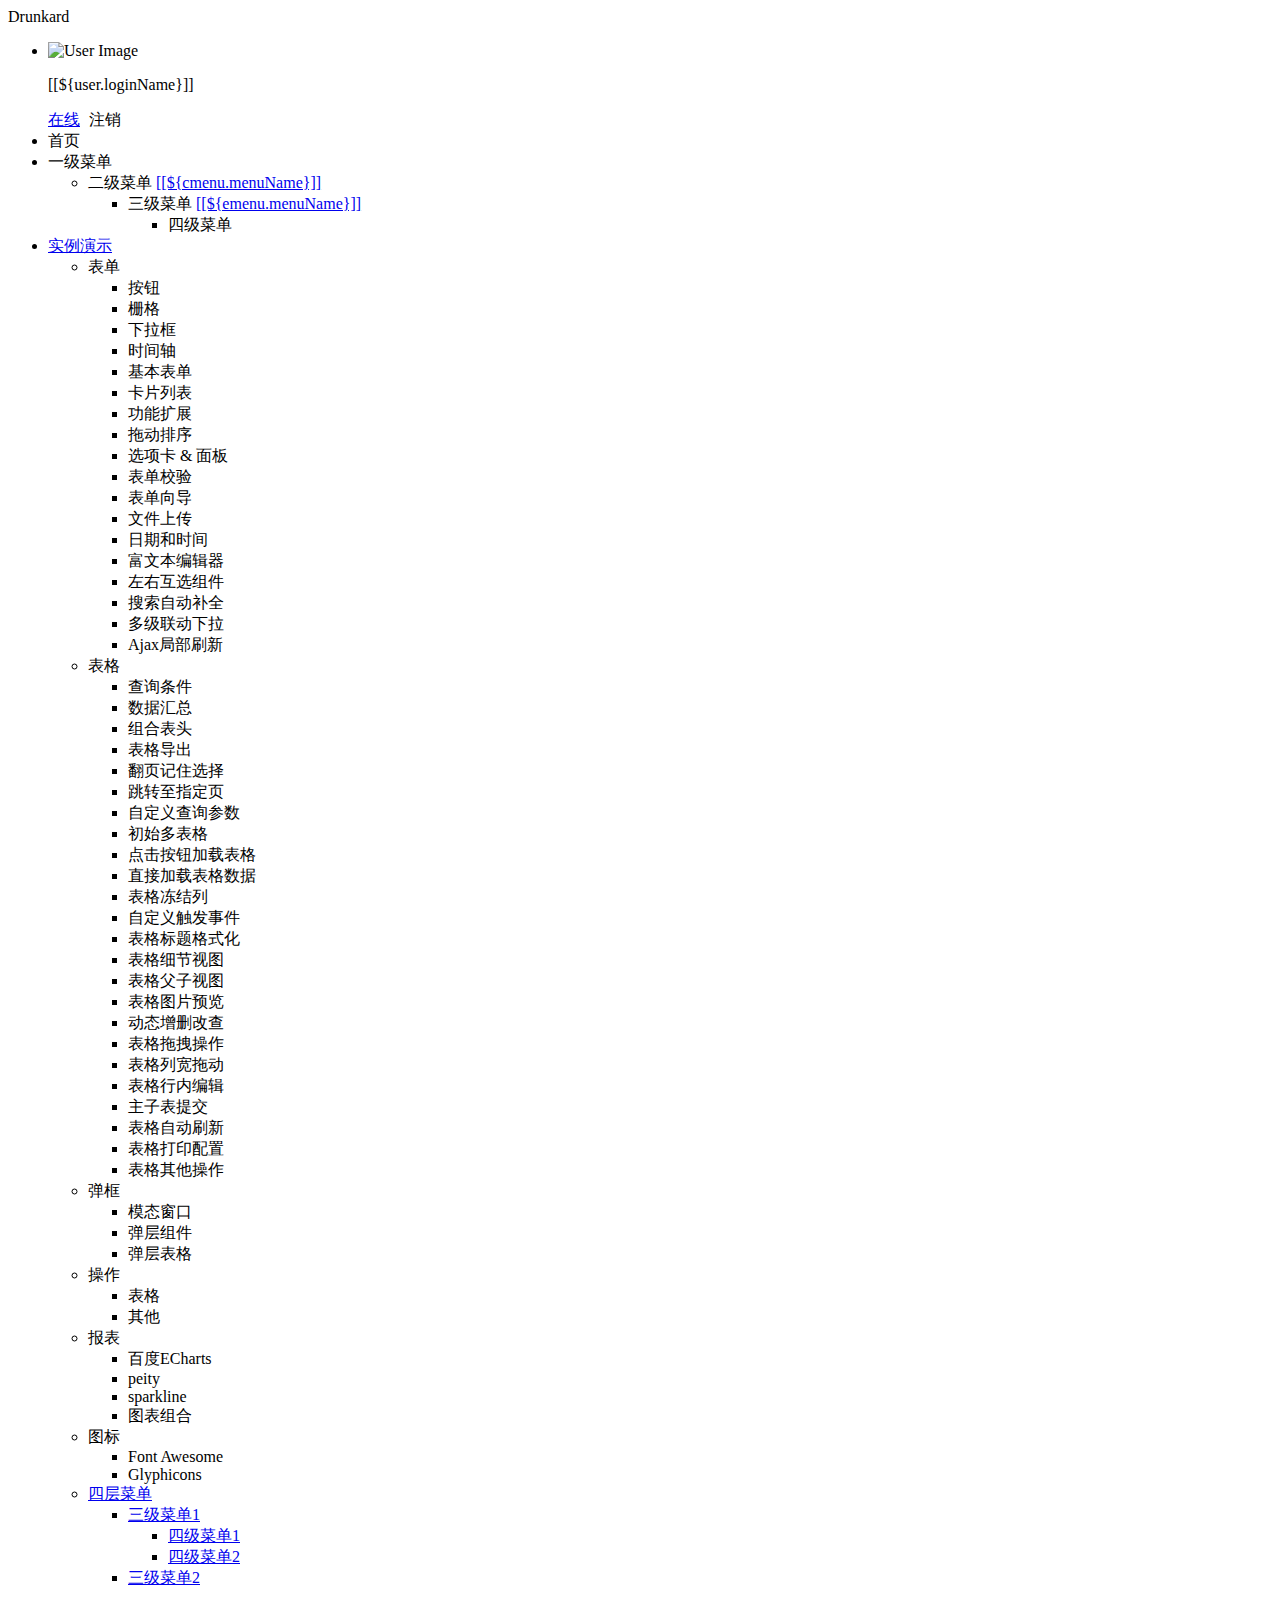
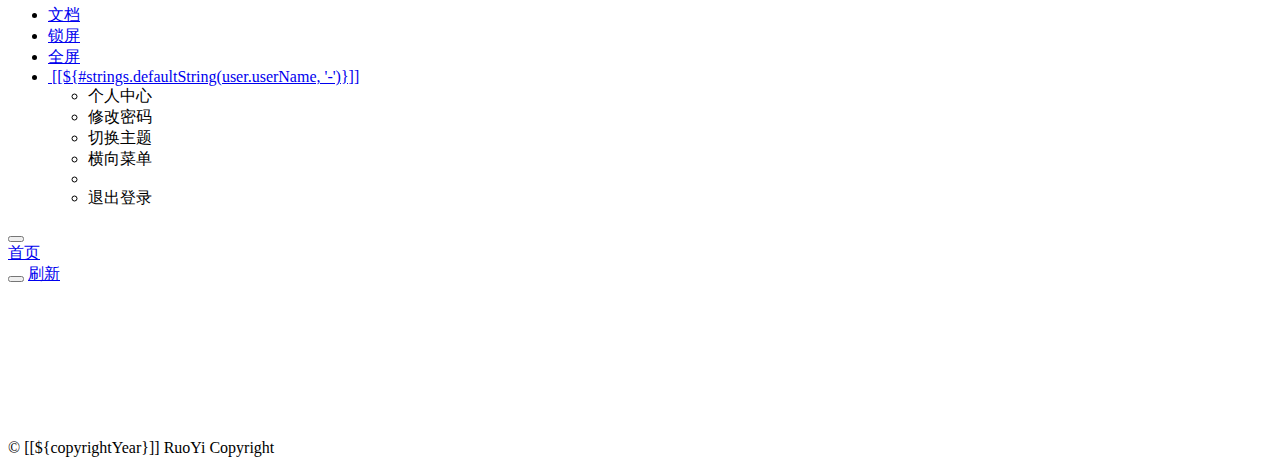
<file: zen-web/src/main/resources/templates/index.html>
<!DOCTYPE html>
<html  lang="zh" xmlns:th="http://www.thymeleaf.org">
<head>
    <meta charset="utf-8">
    <meta name="viewport" content="width=device-width, initial-scale=1.0">
    <meta name="renderer" content="webkit">
    <title>Drunkard首页</title>
    <!-- 避免IE使用兼容模式 -->
 	<meta http-equiv="X-UA-Compatible" content="IE=edge">
    <link th:href="@{favicon.ico}" rel="shortcut icon"/>
    <link th:href="@{/css/bootstrap.min.css}" rel="stylesheet"/>
    <link th:href="@{/css/jquery.contextMenu.min.css}" rel="stylesheet"/>
    <link th:href="@{/css/font-awesome.min.css}" rel="stylesheet"/>
    <link th:href="@{/css/animate.css}" rel="stylesheet"/>
    <link th:href="@{/css/style.css}" rel="stylesheet"/>
    <link th:href="@{/css/skins.css}" rel="stylesheet"/>
    <link th:href="@{/pippin/css/ry-ui.css?v=4.5.1}" rel="stylesheet"/>
</head>
<body class="fixed-sidebar full-height-layout gray-bg" style="overflow: hidden">
<div id="wrapper">

    <!--左侧导航开始-->
    <nav class="navbar-default navbar-static-side" role="navigation">
        <div class="nav-close">
            <i class="fa fa-times-circle"></i>
        </div>
        <a th:href="@{/index}">
            <li class="logo hidden-xs">
                <span class="logo-lg">Drunkard</span>
            </li>
         </a>
        <div class="sidebar-collapse">
            <ul class="nav" id="side-menu">
            	<li>
            		<div class="user-panel">
            			<a class="menuItem noactive" title="个人中心" th:href="@{/system/user/profile}">
            				<div class="hide" th:text="个人中心"></div>
					        <div class="pull-left image">
		                    	<img th:src="(${#strings.isEmpty(user.avatar)}) ? @{/img/profile.jpg} : @{${user.avatar}}" th:onerror="this.src='img/profile.jpg'" class="img-circle" alt="User Image">
					        </div>
				        </a>
				        <div class="pull-left info">
				          <p>[[${user.loginName}]]</p>
				          <a href="#"><i class="fa fa-circle text-success"></i> 在线</a>
				          <a th:href="@{logout}" style="padding-left:5px;"><i class="fa fa-sign-out text-danger"></i> 注销</a>
				        </div>
				    </div>
            	</li>
                <li>
                    <a class="menuItem" th:href="@{/system/main}"><i class="fa fa-home"></i> <span class="nav-label">首页</span> </a>
                </li>
                <li th:each="menu : ${menus}">
                	<a th:class="@{${!#strings.isEmpty(menu.url) && menu.url != '#'} ? ${menu.target}}" th:href="@{${#strings.isEmpty(menu.url)} ? |#| : ${menu.url}}">
                		<i class="fa fa-bar-chart-o" th:class="${menu.icon}"></i>
                    	<span class="nav-label" th:text="${menu.menuName}">一级菜单</span>
                    	<span th:class="${#strings.isEmpty(menu.url) || menu.url == '#'} ? |fa arrow|"></span>
                	</a>
                    <ul class="nav nav-second-level collapse">
						<li th:each="cmenu : ${menu.children}">
							<a th:if="${#lists.isEmpty(cmenu.children)}" th:class="${#strings.isEmpty(cmenu.target)} ? |menuItem| : ${cmenu.target}" th:utext="${cmenu.menuName}" th:href="@{${cmenu.url}}">二级菜单</a>
							<a th:if="${not #lists.isEmpty(cmenu.children)}" href="#">[[${cmenu.menuName}]]<span class="fa arrow"></span></a>
							<ul th:if="${not #lists.isEmpty(cmenu.children)}" class="nav nav-third-level">
								<li th:each="emenu : ${cmenu.children}">
								    <a th:if="${#lists.isEmpty(emenu.children)}" th:class="${#strings.isEmpty(emenu.target)} ? |menuItem| : ${emenu.target}" th:text="${emenu.menuName}" th:href="@{${emenu.url}}">三级菜单</a>
								    <a th:if="${not #lists.isEmpty(emenu.children)}" href="#">[[${emenu.menuName}]]<span class="fa arrow"></span></a>
								    <ul th:if="${not #lists.isEmpty(emenu.children)}" class="nav nav-four-level">
								      	<li th:each="fmenu : ${emenu.children}"><a th:if="${#lists.isEmpty(fmenu.children)}" th:class="${#strings.isEmpty(fmenu.target)} ? |menuItem| : ${fmenu.target}" th:text="${fmenu.menuName}" th:href="@{${fmenu.url}}">四级菜单</a></li>
								    </ul>
								</li>
							</ul>
						</li>
					</ul>
                </li>
                <li th:if="${demoEnabled}">
                    <a href="#"><i class="fa fa-desktop"></i><span class="nav-label">实例演示</span><span class="fa arrow"></span></a>
                    <ul class="nav nav-second-level collapse">
                        <li> <a>表单<span class="fa arrow"></span></a>
                            <ul class="nav nav-third-level">
								<li><a class="menuItem" th:href="@{/demo/form/button}">按钮</a></li>
								<li><a class="menuItem" th:href="@{/demo/form/grid}">栅格</a></li>
								<li><a class="menuItem" th:href="@{/demo/form/select}">下拉框</a></li>
								<li><a class="menuItem" th:href="@{/demo/form/timeline}">时间轴</a></li>
								<li><a class="menuItem" th:href="@{/demo/form/basic}">基本表单</a></li>
								<li><a class="menuItem" th:href="@{/demo/form/cards}">卡片列表</a></li>
								<li><a class="menuItem" th:href="@{/demo/form/jasny}">功能扩展</a></li>
								<li><a class="menuItem" th:href="@{/demo/form/sortable}">拖动排序</a></li>
								<li><a class="menuItem" th:href="@{/demo/form/tabs_panels}">选项卡 & 面板</a></li>
								<li><a class="menuItem" th:href="@{/demo/form/validate}">表单校验</a></li>
								<li><a class="menuItem" th:href="@{/demo/form/wizard}">表单向导</a></li>
								<li><a class="menuItem" th:href="@{/demo/form/upload}">文件上传</a></li>
								<li><a class="menuItem" th:href="@{/demo/form/datetime}">日期和时间</a></li>
								<li><a class="menuItem" th:href="@{/demo/form/summernote}">富文本编辑器</a></li>
								<li><a class="menuItem" th:href="@{/demo/form/duallistbox}">左右互选组件</a></li>
								<li><a class="menuItem" th:href="@{/demo/form/autocomplete}">搜索自动补全</a></li>
								<li><a class="menuItem" th:href="@{/demo/form/cxselect}">多级联动下拉</a></li>
								<li><a class="menuItem" th:href="@{/demo/form/localrefresh}">Ajax局部刷新</a></li>
							</ul>
                        </li>
                        <li> <a>表格<span class="fa arrow"></span></a>
                            <ul class="nav nav-third-level">
								<li><a class="menuItem" th:href="@{/demo/table/search}">查询条件</a></li>
								<li><a class="menuItem" th:href="@{/demo/table/footer}">数据汇总</a></li>
								<li><a class="menuItem" th:href="@{/demo/table/groupHeader}">组合表头</a></li>
								<li><a class="menuItem" th:href="@{/demo/table/export}">表格导出</a></li>
								<li><a class="menuItem" th:href="@{/demo/table/remember}">翻页记住选择</a></li>
								<li><a class="menuItem" th:href="@{/demo/table/pageGo}">跳转至指定页</a></li>
								<li><a class="menuItem" th:href="@{/demo/table/params}">自定义查询参数</a></li>
								<li><a class="menuItem" th:href="@{/demo/table/multi}">初始多表格</a></li>
								<li><a class="menuItem" th:href="@{/demo/table/button}">点击按钮加载表格</a></li>
								<li><a class="menuItem" th:href="@{/demo/table/data}">直接加载表格数据</a></li>
								<li><a class="menuItem" th:href="@{/demo/table/fixedColumns}">表格冻结列</a></li>
								<li><a class="menuItem" th:href="@{/demo/table/event}">自定义触发事件</a></li>
								<li><a class="menuItem" th:href="@{/demo/table/headerStyle}">表格标题格式化</a></li>
								<li><a class="menuItem" th:href="@{/demo/table/detail}">表格细节视图</a></li>
								<li><a class="menuItem" th:href="@{/demo/table/child}">表格父子视图</a></li>
								<li><a class="menuItem" th:href="@{/demo/table/image}">表格图片预览</a></li>
								<li><a class="menuItem" th:href="@{/demo/table/curd}">动态增删改查</a></li>
								<li><a class="menuItem" th:href="@{/demo/table/reorder}">表格拖拽操作</a></li>
								<li><a class="menuItem" th:href="@{/demo/table/resizable}">表格列宽拖动</a></li>
								<li><a class="menuItem" th:href="@{/demo/table/editable}">表格行内编辑</a></li>
								<li><a class="menuItem" th:href="@{/demo/table/subdata}">主子表提交</a></li>
								<li><a class="menuItem" th:href="@{/demo/table/refresh}">表格自动刷新</a></li>
								<li><a class="menuItem" th:href="@{/demo/table/print}">表格打印配置</a></li>
								<li><a class="menuItem" th:href="@{/demo/table/other}">表格其他操作</a></li>
							</ul>
                        </li>
                        <li> <a>弹框<span class="fa arrow"></span></a>
                            <ul class="nav nav-third-level">
								<li><a class="menuItem" th:href="@{/demo/modal/dialog}">模态窗口</a></li>
								<li><a class="menuItem" th:href="@{/demo/modal/layer}">弹层组件</a></li>
								<li><a class="menuItem" th:href="@{/demo/modal/table}">弹层表格</a></li>
							</ul>
                        </li>
                        <li> <a>操作<span class="fa arrow"></span></a>
                            <ul class="nav nav-third-level">
								<li><a class="menuItem" th:href="@{/demo/operate/table}">表格</a></li>
								<li><a class="menuItem" th:href="@{/demo/operate/other}">其他</a></li>
							</ul>
                        </li>
                        <li> <a>报表<span class="fa arrow"></span></a>
                            <ul class="nav nav-third-level">
								<li><a class="menuItem" th:href="@{/demo/report/echarts}">百度ECharts</a></li>
								<li><a class="menuItem" th:href="@{/demo/report/peity}">peity</a></li>
								<li><a class="menuItem" th:href="@{/demo/report/sparkline}">sparkline</a></li>
								<li><a class="menuItem" th:href="@{/demo/report/metrics}">图表组合</a></li>
							</ul>
                        </li>
                        <li> <a>图标<span class="fa arrow"></span></a>
                            <ul class="nav nav-third-level">
								<li><a class="menuItem" th:href="@{/demo/icon/fontawesome}">Font Awesome</a></li>
								<li><a class="menuItem" th:href="@{/demo/icon/glyphicons}">Glyphicons</a></li>
							</ul>
                        </li>
                        <li>
	                        <a href="#"><i class="fa fa-sitemap"></i>四层菜单<span class="fa arrow"></span></a>
	                        <ul class="nav nav-third-level collapse">
	                            <li>
	                                <a href="#" id="damian">三级菜单1<span class="fa arrow"></span></a>
	                                <ul class="nav nav-third-level">
	                                    <li>
	                                        <a href="#">四级菜单1</a>
	                                    </li>
	                                    <li>
	                                        <a href="#">四级菜单2</a>
	                                    </li>
	                                </ul>
	                            </li>
	                            <li><a href="#">三级菜单2</a></li>
	                        </ul>
	                    </li>
                    </ul>
                </li>
            </ul>
        </div>
    </nav>
    <!--左侧导航结束-->

    <!--右侧部分开始-->
    <div id="page-wrapper" class="gray-bg dashbard-1">
        <div class="row border-bottom">
            <nav class="navbar navbar-static-top" role="navigation" style="margin-bottom: 0">
                <div class="navbar-header">
                    <a class="navbar-minimalize minimalize-styl-2" style="color:#FFF;" href="#" title="收起菜单">
                    	<i class="fa fa-bars"></i>
                    </a>
                </div>
                <ul class="nav navbar-top-links navbar-right welcome-message">
                    <li><a data-toggle="tooltip" data-trigger="hover" data-placement="bottom" title="开发文档" href="http://doc.ruoyi.vip/ruoyi" target="_blank"><i class="fa fa-question-circle"></i> 文档</a></li>
                    <li><a data-toggle="tooltip" data-trigger="hover" data-placement="bottom" title="锁定屏幕" href="#" id="lockScreen"><i class="fa fa-lock"></i> 锁屏</a></li>
	                <li><a data-toggle="tooltip" data-trigger="hover" data-placement="bottom" title="全屏显示" href="#" id="fullScreen"><i class="fa fa-arrows-alt"></i> 全屏</a></li>
                    <li class="dropdown user-menu">
						<a href="javascript:void(0)" class="dropdown-toggle" data-hover="dropdown">
							<img th:src="(${#strings.isEmpty(user.avatar)}) ? @{/img/profile.jpg} : @{${user.avatar}}" th:onerror="this.src='img/profile.jpg'" class="user-image">
							<span class="hidden-xs">[[${#strings.defaultString(user.userName, '-')}]]</span>
						</a>
						<ul class="dropdown-menu">
							<li class="mt5">
								<a th:href="@{/system/user/profile}" class="menuItem">
								<i class="fa fa-user"></i> 个人中心</a>
							</li>
							<li>
								<a onclick="resetPwd()">
								<i class="fa fa-key"></i> 修改密码</a>
							</li>
							<li>
								<a onclick="switchSkin()">
								<i class="fa fa-dashboard"></i> 切换主题</a>
							</li>
							<li>
								<a onclick="toggleMenu()">
								<i class="fa fa-toggle-off"></i> 横向菜单</a>
							</li>
							<li class="divider"></li>
							<li>
								<a th:href="@{logout}">
								<i class="fa fa-sign-out"></i> 退出登录</a>
							</li>
						</ul>
					</li>
                </ul>
            </nav>
        </div>
        <div class="row content-tabs">
            <button class="roll-nav roll-left tabLeft">
                <i class="fa fa-backward"></i>
            </button>
            <nav class="page-tabs menuTabs">
                <div class="page-tabs-content">
                    <a href="javascript:;" class="active menuTab" th:data-id="@{/system/main}">首页</a>
                </div>
            </nav>
            <button class="roll-nav roll-right tabRight">
                <i class="fa fa-forward"></i>
            </button>
            <a href="javascript:void(0);" class="roll-nav roll-right tabReload"><i class="fa fa-refresh"></i> 刷新</a>
        </div>

        <a id="ax_close_max" class="ax_close_max" href="#" title="关闭全屏"> <i class="fa fa-times-circle-o"></i> </a>

        <div class="row mainContent" id="content-main" th:style="${#bools.isFalse(ignoreFooter)} ? |height: calc(100% - 91px)|">
            <iframe class="RuoYi_iframe" name="iframe0" width="100%" height="100%" th:data-id="@{/system/main}"
                    th:src="@{/system/main}" frameborder="0" seamless></iframe>
        </div>
        
        <div th:if="${ignoreFooter}" class="footer">
            <div class="pull-right">© [[${copyrightYear}]] RuoYi Copyright </div>
        </div>
    </div>
    <!--右侧部分结束-->
</div>
<!-- 全局js -->
<script th:src="@{/js/jquery.min.js}"></script>
<script th:src="@{/js/bootstrap.min.js}"></script>
<script th:src="@{/js/plugins/metisMenu/jquery.metisMenu.js}"></script>
<script th:src="@{/js/plugins/slimscroll/jquery.slimscroll.min.js}"></script>
<script th:src="@{/js/jquery.contextMenu.min.js}"></script>
<script th:src="@{/ajax/libs/blockUI/jquery.blockUI.js}"></script>
<script th:src="@{/ajax/libs/layer/layer.min.js}"></script>
<script th:src="@{/pippin/js/ry-ui.js?v=4.5.1}"></script>
<script th:src="@{/pippin/js/common.js?v=4.5.1}"></script>
<script th:src="@{/pippin/index.js}"></script>
<script th:src="@{/ajax/libs/fullscreen/jquery.fullscreen.js}"></script>
<script th:inline="javascript">
window.history.forward(1);
var ctx = [[@{/}]]; 
var lockscreen = [[${session.lockscreen}]]; 
if(lockscreen){window.top.location=ctx+"lockscreen";}
// 皮肤缓存
var skin = storage.get("skin");
// history（表示去掉地址的#）否则地址以"#"形式展示
var mode = "history";
// 历史访问路径缓存
var historyPath = storage.get("historyPath");
// 是否页签与菜单联动
var isLinkage = true;

// 本地主题优先，未设置取系统配置
if($.common.isNotEmpty(skin)){
	$("body").addClass(skin.split('|')[0]);
	$("body").addClass(skin.split('|')[1]);
} else {
	$("body").addClass([[${sideTheme}]]);
	$("body").addClass([[${skinName}]]);
}

/* 用户管理-重置密码 */
function resetPwd() {
    var url = ctx + 'system/user/profile/resetPwd';
    $.modal.open("重置密码", url, '770', '380');
}

/* 切换主题 */
function switchSkin() {
    layer.open({
		type : 2,
		shadeClose : true,
		title : "切换主题",
		area : ["530px", "386px"],
		content : [ctx + "system/switchSkin", 'no']
	})
}

/* 切换菜单 */
function toggleMenu() {
	$.modal.confirm("确认要切换成横向菜单吗？", function() {
		$.get(ctx + 'system/menuStyle/topnav', function(result) {
            window.location.reload();
	    });
	})
}

/** 刷新时访问路径页签 */
function applyPath(url) {
	$('a[href$="' + decodeURI(url) + '"]').click();
	if (!$('a[href$="' + url + '"]').hasClass("noactive")) {
	    $('a[href$="' + url + '"]').parent("li").addClass("selected").parents("li").addClass("active").end().parents("ul").addClass("in");
	}
}

$(function() {
	if($.common.equals("history", mode) && window.performance.navigation.type == 1) {
		var url = storage.get('publicPath');
	    if ($.common.isNotEmpty(url)) {
	    	applyPath(url);
	    }
	} else {
		var hash = location.hash;
	    if ($.common.isNotEmpty(hash)) {
	        var url = hash.substring(1, hash.length);
	        applyPath(url);
	    } else {
	    	if($.common.equals("history", mode)) {
	    		storage.set('publicPath', "");
	    	}
	    }
	}
	
	/* 初始密码提示 */
	if([[${isDefaultModifyPwd}]]) {
		layer.confirm("您的密码还是初始密码，请修改密码！", {
			icon: 0,
			title: "安全提示",
			btn: ['确认'	, '取消'],
			offset: ['30%']
		}, function (index) {
			resetPwd();
			layer.close(index);
		});
	}
	
	/* 过期密码提示 */
	if([[${isPasswordExpired}]]) {
		layer.confirm("您的密码已过期，请尽快修改密码！", {
			icon: 0,
			title: "安全提示",
			btn: ['确认'	, '取消'],
			offset: ['30%']
		}, function (index) {
			resetPwd();
			layer.close(index);
		});
	}
	$("[data-toggle='tooltip']").tooltip();
});
</script>
</body>
</html>
</file>
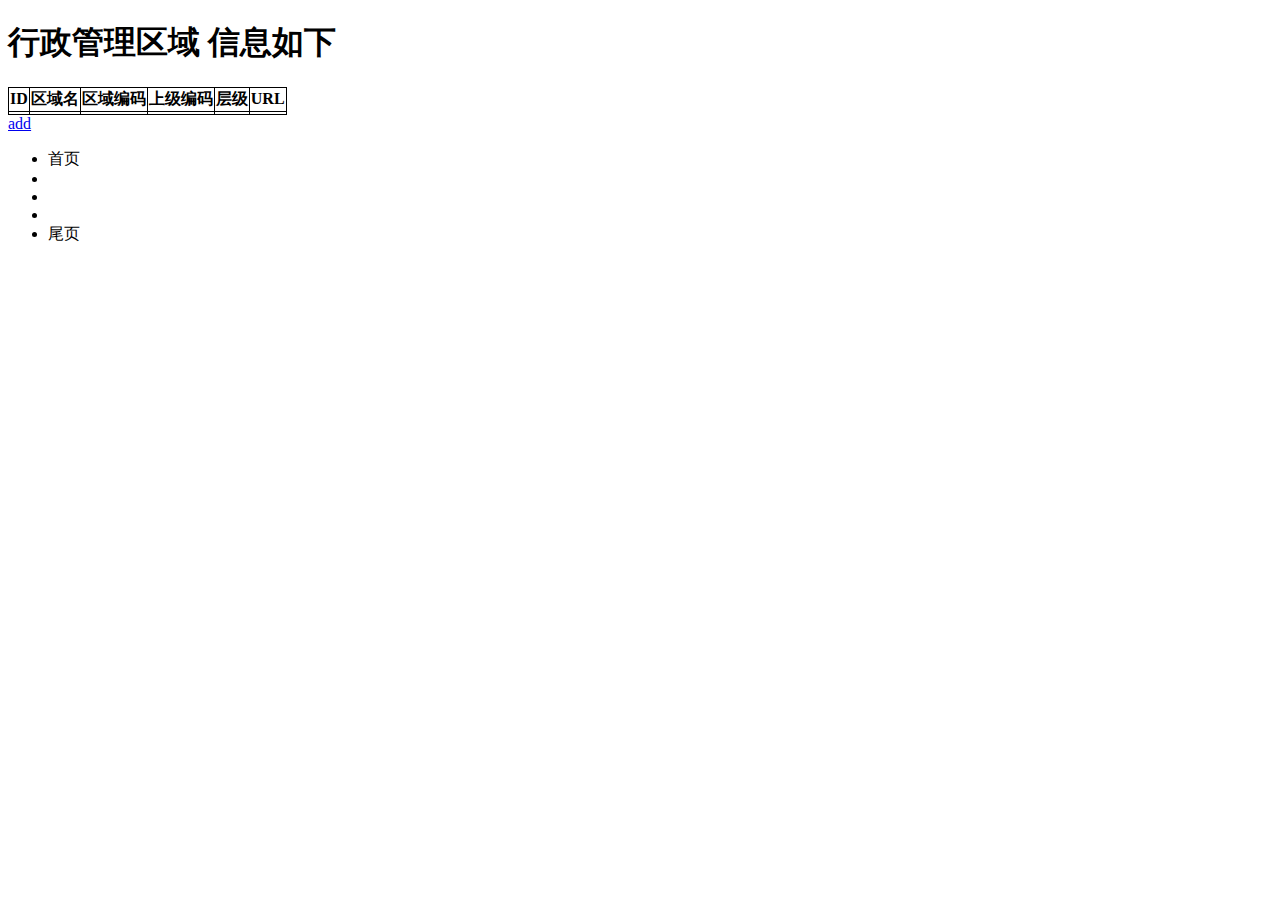
<file: moon-web/src/main/resources/templates/location.html>
<!DOCTYPE html>
<html lang="en" xmlns:th="http://www.thymeleaf.org">
<head>
    <meta http-equiv="Content-Type" content="text/html; charset=UTF-8"/>
    <title>Title</title>
    <link rel="stylesheet" th:href="@{/css/bootstrap.css}"></link>
    <style type="text/css">
        table {
            border: 1px solid black;
            text-align: center;
            border-collapse: collapse;
        }

        table thead th {
            border: 1px solid black;
        }

        table tbody td {
            border: 1px solid black;
        }
    </style>
</head>
<body class="container">
<h1>行政管理区域 信息如下</h1>
<div class="with:80%">
    <table class="table table-hover">
        <thead>
            <th>ID</th>
            <th>区域名</th>
            <th>区域编码</th>
            <th>上级编码</th>
            <th>层级</th>
            <th>URL</th>
        </thead>
        <tbody>
            <tr th:each="page:${pages}">
                <td th:text="${page.id}"></td>
                <td th:text="${page.localName}"></td>
                <td th:text="${page.localCode}"></td>
                <td th:text="${page.supLocalCode}"></td>
                <td th:text="${page.lv}"></td>
                <td th:text="${page.url}"></td>
            </tr>
        </tbody>
    </table>
</div>
<div class="form-group">
    <div class="col-sm-2 control-label">
        <a href="/toAdd" th:href="@{/toAdd}" class="btn btn-info">add</a>
    </div>
</div>
<div class="modal-footer no-margin-top">
    <ul class="pagination pull-right no-margin">

        <!-- 首页 -->
        <li>
            <a th:href="'/list?pageNum=0'">首页</a>
        </li>

        <!-- 上一页 -->
        <li th:if="${pages.hasPrevious()}">
            <a th:href="'/list?pageNum=' + ${pages.previousPageable().getPageNumber()}" th:text="上一页"></a>
        </li>

        <!-- 中间页 -->
        <li th:each="pageNum:${#numbers.sequence(0, pages.getTotalPages() - 1)}">
            <a th:href="'/list?pageNum=' + ${pageNum}" th:text="${pageNum + 1}"
               th:if="${pageNum ne pages.pageable.getPageNumber()}"></a>
            <a th:href="'/list?pageNum=' + ${pageNum}" th:text="${pageNum + 1}"
               th:if="${pageNum eq pages.pageable.getPageNumber()}"
               th:style="'font-weight:bold;background: #6faed9;'"></a>
        </li>

        <!-- 下一页 -->
        <li th:if="${pages.hasNext()}">
            <a th:href="'/list?pageNum=' + ${pages.nextPageable().getPageNumber()}" th:text="下一页"></a>
        </li>

        <!-- 尾页 -->
        <li>
            <a th:href="'/list?pageNum=' + ${pages.getTotalPages() - 1}">尾页</a>
        </li>

    </ul>
</div>
</body>
</html>
</file>
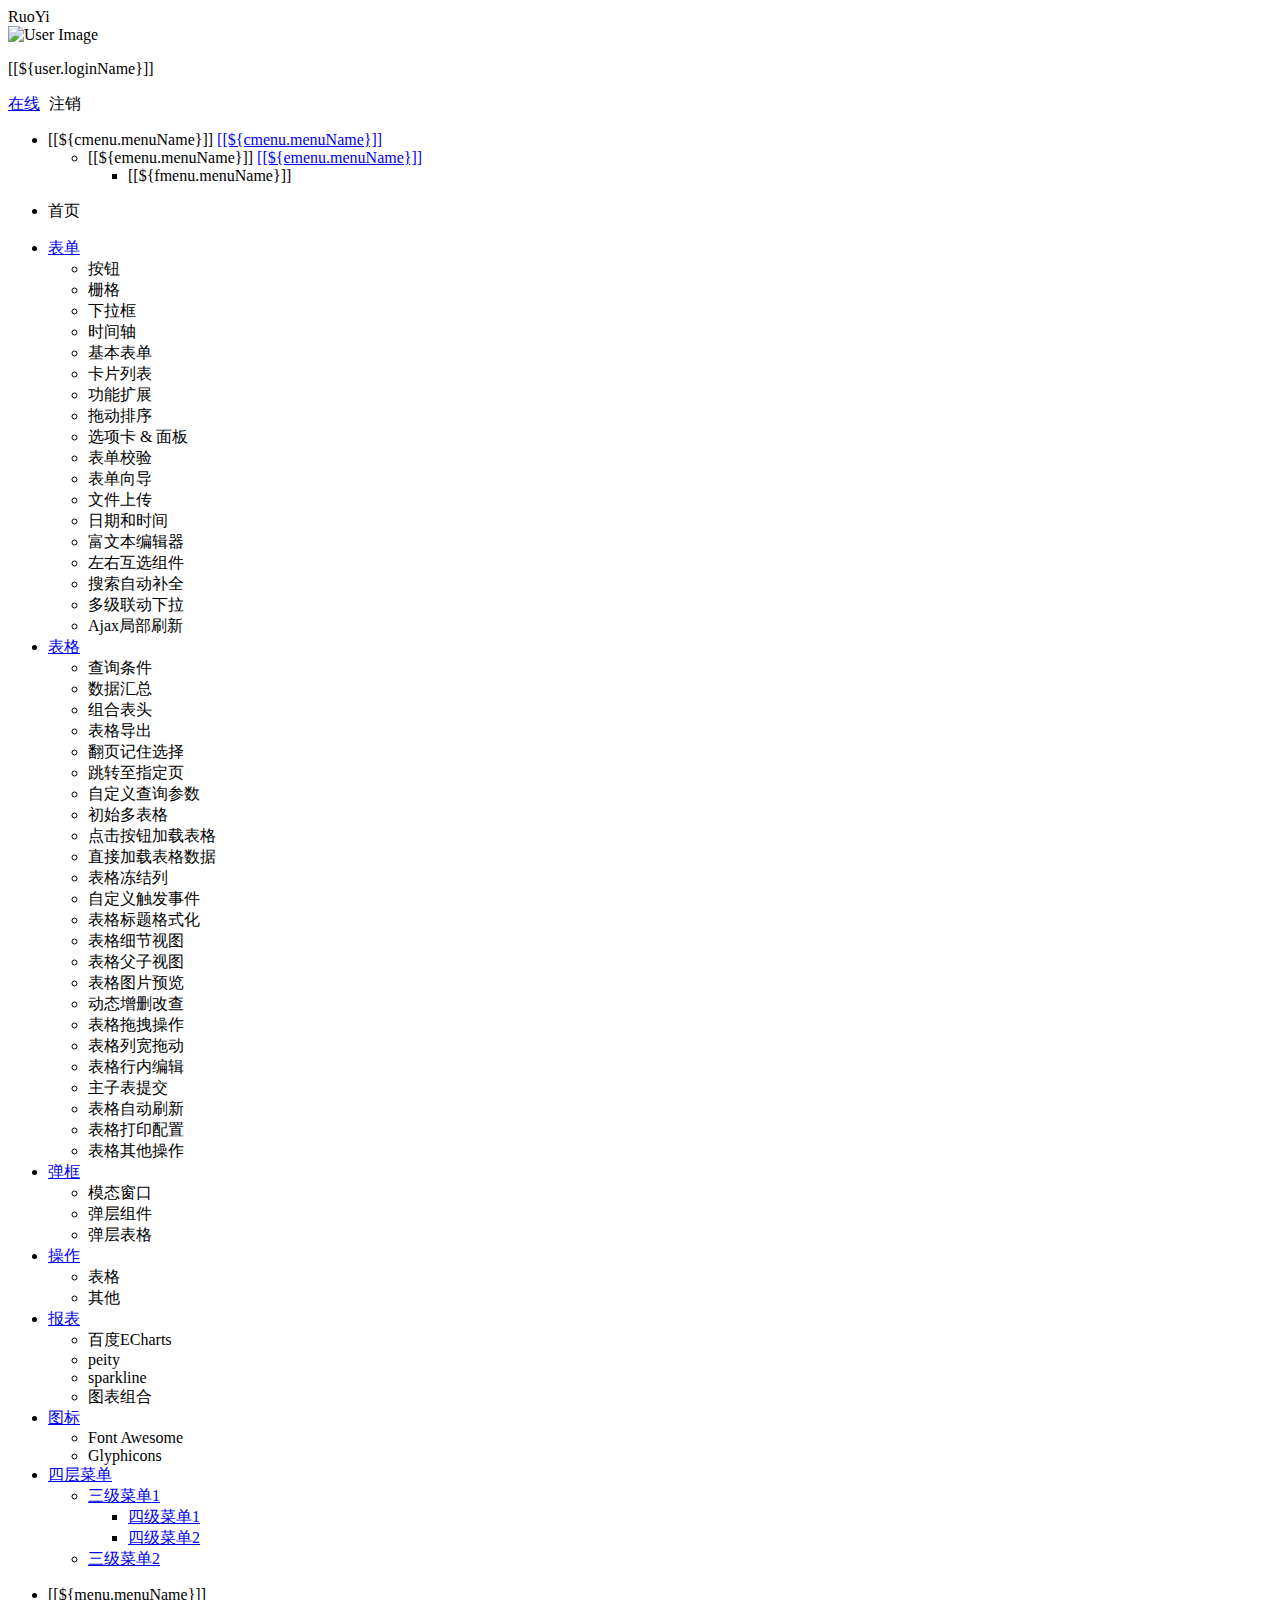
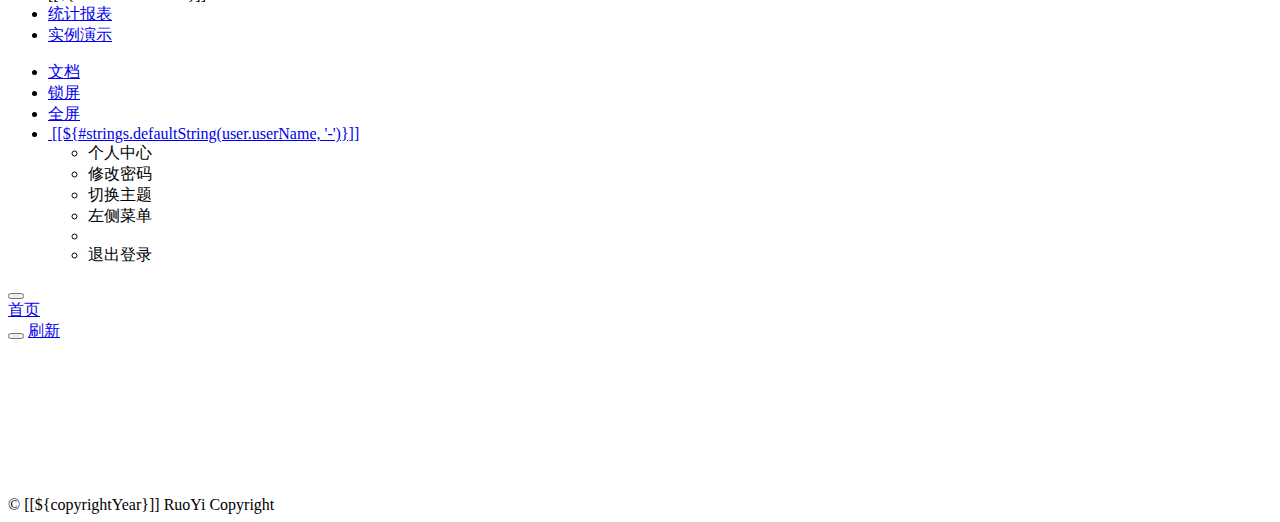
<file: zen-web/src/main/resources/templates/index-topnav.html>
<!DOCTYPE html>
<html  lang="zh" xmlns:th="http://www.thymeleaf.org">
<head>
    <meta charset="utf-8">
    <meta name="viewport" content="width=device-width, initial-scale=1.0">
    <meta name="renderer" content="webkit">
    <title>若依系统首页</title>
    <!-- 避免IE使用兼容模式 -->
 	<meta http-equiv="X-UA-Compatible" content="IE=edge">
    <link th:href="@{favicon.ico}" rel="shortcut icon"/>
    <link th:href="@{/css/bootstrap.min.css}" rel="stylesheet"/>
    <link th:href="@{/css/jquery.contextMenu.min.css}" rel="stylesheet"/>
    <link th:href="@{/css/font-awesome.min.css}" rel="stylesheet"/>
    <link th:href="@{/css/animate.css}" rel="stylesheet"/>
    <link th:href="@{/css/style.css}" rel="stylesheet"/>
    <link th:href="@{/css/skins.css?v=20200902}" rel="stylesheet"/>
    <link th:href="@{/pippin/css/ry-ui.css?v=4.5.1}" rel="stylesheet"/>
</head>
<body class="fixed-sidebar full-height-layout gray-bg" style="overflow: hidden">
<div id="wrapper">

    <!--左侧导航开始-->
    <nav class="navbar-default navbar-static-side" role="navigation">
        <div class="nav-close">
            <i class="fa fa-times-circle"></i>
        </div>
        <a th:href="@{/index}">
            <li class="logo hidden-xs">
                <span class="logo-lg">RuoYi</span>
            </li>
         </a>
        <div class="sidebar-collapse tab-content" id="side-menu">
			<div class="user-panel">
				<a class="menuItem noactive" title="个人中心" th:href="@{/system/user/profile}">
					<div class="hide" th:text="个人中心"></div>
					<div class="pull-left image">
						<img th:src="(${#strings.isEmpty(user.avatar)}) ? @{/img/profile.jpg} : @{${user.avatar}}" th:onerror="this.src='img/profile.jpg'" class="img-circle" alt="User Image">
					</div>
				</a>
				<div class="pull-left info">
				  <p>[[${user.loginName}]]</p>
				  <a href="#"><i class="fa fa-circle text-success"></i> 在线</a>
				  <a th:href="@{logout}" style="padding-left:5px;"><i class="fa fa-sign-out text-danger"></i> 注销</a>
				</div>
			</div>
			
            <!-- 左侧菜单 -->
			<th:block th:each="menu : ${menus}">
			<div class="tab-pane fade height-full" th:id="|menu_${menu.menuId}|">
			  <ul class="nav">
                <li th:each="cmenu : ${menu.children}">
			      <a class="menu-content" th:if="${#lists.isEmpty(cmenu.children)}" th:href="@{${cmenu.url}}" th:classappend="${#strings.isEmpty(cmenu.target)} ? |menuItem| : ${cmenu.target}">
			        <i th:class="${cmenu.icon} + ' fa-fw'"></i> <span class="nav-label">[[${cmenu.menuName}]]</span>
			      </a>
			      <a class="menu-content" th:if="${not #lists.isEmpty(cmenu.children)}" href="#">
			        <i th:class="${cmenu.icon} + ' fa-fw'"></i>
			        <span class="nav-label">[[${cmenu.menuName}]]</span>
			        <span class="fa arrow"></span>
                  </a>
				  <ul th:if="${not #lists.isEmpty(cmenu.children)}" class="nav nav-second-level collapse">
				    <li th:each="emenu : ${cmenu.children}">
				      <a th:if="${#lists.isEmpty(emenu.children)}" th:href="@{${emenu.url}}" th:class="${#strings.isEmpty(emenu.target)} ? |menuItem| : ${emenu.target}">
				        <i th:class="${emenu.icon} + ' fa-fw'"></i> 
				        [[${emenu.menuName}]]
				      </a>
				      <a th:if="${not #lists.isEmpty(emenu.children)}" href="#">
				        <i th:class="${emenu.icon} + ' fa-fw'"></i> 
				        [[${emenu.menuName}]]
				        <span class="fa arrow"></span>
				      </a>
				      <ul th:if="${not #lists.isEmpty(emenu.children)}" class="nav nav-third-level collapse">
				        <li th:each="fmenu : ${emenu.children}"><a th:if="${#lists.isEmpty(fmenu.children)}" th:class="${#strings.isEmpty(fmenu.target)} ? |menuItem| : ${fmenu.target}" th:href="@{${fmenu.url}}">[[${fmenu.menuName}]]</a></li>
				      </ul>
				    </li>
				  </ul>
                </li>
			  </ul>
			</div>
			</th:block>
			
			<!-- 首页菜单 -->
			<div class="tab-pane fade height-full" id="index">
			  <ul class="nav">
			    <li>
			      <a class="menuItem" th:href="@{/system/main}">
			      <i class="fa fa-home"></i> <span class="nav-label">首页</span></a>
			    </li>
			  </ul>
			</div>
			
            <!-- 实例演示菜单 -->
			<div class="tab-pane fade height-full" id="demo" th:if="${demoEnabled}">
			  <ul class="nav">
			    <li>
			      <a href="#"><i class="fa fa-edit"></i> <span class="nav-label">表单</span><span class="fa arrow"></span></a>
			      <ul class="nav nav-second-level collapse">
					<li><a class="menuItem" th:href="@{/demo/form/button}">按钮</a></li>
					<li><a class="menuItem" th:href="@{/demo/form/grid}">栅格</a></li>
					<li><a class="menuItem" th:href="@{/demo/form/select}">下拉框</a></li>
					<li><a class="menuItem" th:href="@{/demo/form/timeline}">时间轴</a></li>
					<li><a class="menuItem" th:href="@{/demo/form/basic}">基本表单</a></li>
					<li><a class="menuItem" th:href="@{/demo/form/cards}">卡片列表</a></li>
					<li><a class="menuItem" th:href="@{/demo/form/jasny}">功能扩展</a></li>
					<li><a class="menuItem" th:href="@{/demo/form/sortable}">拖动排序</a></li>
					<li><a class="menuItem" th:href="@{/demo/form/tabs_panels}">选项卡 & 面板</a></li>
					<li><a class="menuItem" th:href="@{/demo/form/validate}">表单校验</a></li>
					<li><a class="menuItem" th:href="@{/demo/form/wizard}">表单向导</a></li>
					<li><a class="menuItem" th:href="@{/demo/form/upload}">文件上传</a></li>
					<li><a class="menuItem" th:href="@{/demo/form/datetime}">日期和时间</a></li>
					<li><a class="menuItem" th:href="@{/demo/form/summernote}">富文本编辑器</a></li>
					<li><a class="menuItem" th:href="@{/demo/form/duallistbox}">左右互选组件</a></li>
					<li><a class="menuItem" th:href="@{/demo/form/autocomplete}">搜索自动补全</a></li>
					<li><a class="menuItem" th:href="@{/demo/form/cxselect}">多级联动下拉</a></li>
					<li><a class="menuItem" th:href="@{/demo/form/localrefresh}">Ajax局部刷新</a></li>
			      </ul>
			    </li>
			    <li>
			      <a href="#"><i class="fa fa-table"></i> <span class="nav-label">表格</span><span class="fa arrow"></span></a>
			      <ul class="nav nav-second-level collapse">
					<li><a class="menuItem" th:href="@{/demo/table/search}">查询条件</a></li>
					<li><a class="menuItem" th:href="@{/demo/table/footer}">数据汇总</a></li>
					<li><a class="menuItem" th:href="@{/demo/table/groupHeader}">组合表头</a></li>
					<li><a class="menuItem" th:href="@{/demo/table/export}">表格导出</a></li>
					<li><a class="menuItem" th:href="@{/demo/table/remember}">翻页记住选择</a></li>
					<li><a class="menuItem" th:href="@{/demo/table/pageGo}">跳转至指定页</a></li>
					<li><a class="menuItem" th:href="@{/demo/table/params}">自定义查询参数</a></li>
					<li><a class="menuItem" th:href="@{/demo/table/multi}">初始多表格</a></li>
					<li><a class="menuItem" th:href="@{/demo/table/button}">点击按钮加载表格</a></li>
					<li><a class="menuItem" th:href="@{/demo/table/data}">直接加载表格数据</a></li>
					<li><a class="menuItem" th:href="@{/demo/table/fixedColumns}">表格冻结列</a></li>
					<li><a class="menuItem" th:href="@{/demo/table/event}">自定义触发事件</a></li>
					<li><a class="menuItem" th:href="@{/demo/table/headerStyle}">表格标题格式化</a></li>
					<li><a class="menuItem" th:href="@{/demo/table/detail}">表格细节视图</a></li>
					<li><a class="menuItem" th:href="@{/demo/table/child}">表格父子视图</a></li>
					<li><a class="menuItem" th:href="@{/demo/table/image}">表格图片预览</a></li>
					<li><a class="menuItem" th:href="@{/demo/table/curd}">动态增删改查</a></li>
					<li><a class="menuItem" th:href="@{/demo/table/reorder}">表格拖拽操作</a></li>
					<li><a class="menuItem" th:href="@{/demo/table/resizable}">表格列宽拖动</a></li>
					<li><a class="menuItem" th:href="@{/demo/table/editable}">表格行内编辑</a></li>
					<li><a class="menuItem" th:href="@{/demo/table/subdata}">主子表提交</a></li>
					<li><a class="menuItem" th:href="@{/demo/table/refresh}">表格自动刷新</a></li>
					<li><a class="menuItem" th:href="@{/demo/table/print}">表格打印配置</a></li>
					<li><a class="menuItem" th:href="@{/demo/table/other}">表格其他操作</a></li>
			      </ul>
			    </li>
			    <li>
			      <a href="#"><i class="fa fa-flask"></i> <span class="nav-label">弹框</span><span class="fa arrow"></span></a>
			      <ul class="nav nav-second-level collapse">
					<li><a class="menuItem" th:href="@{/demo/modal/dialog}">模态窗口</a></li>
					<li><a class="menuItem" th:href="@{/demo/modal/layer}">弹层组件</a></li>
					<li><a class="menuItem" th:href="@{/demo/modal/table}">弹层表格</a></li>
			      </ul>
			    </li>
			    <li>
			      <a href="#"><i class="fa fa-wpforms"></i> <span class="nav-label">操作</span><span class="fa arrow"></span></a>
			      <ul class="nav nav-second-level collapse">
					<li><a class="menuItem" th:href="@{/demo/operate/table}">表格</a></li>
					<li><a class="menuItem" th:href="@{/demo/operate/other}">其他</a></li>
			      </ul>
			    </li>
			    <li>
			      <a href="#"><i class="fa fa-bar-chart-o"></i> <span class="nav-label">报表</span><span class="fa arrow"></span></a>
			      <ul class="nav nav-second-level collapse">
					<li><a class="menuItem" th:href="@{/demo/report/echarts}">百度ECharts</a></li>
					<li><a class="menuItem" th:href="@{/demo/report/peity}">peity</a></li>
					<li><a class="menuItem" th:href="@{/demo/report/sparkline}">sparkline</a></li>
					<li><a class="menuItem" th:href="@{/demo/report/metrics}">图表组合</a></li>
			      </ul>
			    </li>
			    <li>
			      <a href="#"><i class="fa fa-book"></i> <span class="nav-label">图标</span><span class="fa arrow"></span></a>
			      <ul class="nav nav-second-level collapse">
					<li><a class="menuItem" th:href="@{/demo/icon/fontawesome}">Font Awesome</a></li>
					<li><a class="menuItem" th:href="@{/demo/icon/glyphicons}">Glyphicons</a></li>
			      </ul>
			    </li>
			    <li>
			      <a href="#"><i class="fa fa-navicon"></i> <span class="nav-label">四层菜单</span><span class="fa arrow"></span></a>
			      <ul class="nav nav-second-level collapse">
					<li>
						<a href="#" id="damian">三级菜单1<span class="fa arrow"></span></a>
						<ul class="nav nav-third-level collapse">
							<li>
								<a href="#">四级菜单1</a>
							</li>
							<li>
								<a href="#">四级菜单2</a>
							</li>
						</ul>
					</li>
					<li><a href="#">三级菜单2</a></li>
			      </ul>
			    </li>
			  </ul>
			</div>
        </div>
    </nav>
    <!--左侧导航结束-->

    <!--右侧部分开始-->
    <div id="page-wrapper" class="gray-bg dashbard-1">
        <div class="row border-bottom">
            <nav class="navbar navbar-static-top" role="navigation" style="margin-bottom: 0">
                <div class="navbar-header">
                    <a class="navbar-minimalize minimalize-styl-2" style="color:#FFF;" href="#" title="收起菜单">
                    	<i class="fa fa-bars"></i>
                    </a>
                </div>
                <!-- 顶部栏 -->
                <div id="navMenu">
                  <ul class="nav navbar-toolbar nav-tabs navbar-left hidden-xs">
                    
                    <!-- 顶部菜单列表 -->
	                <th:block th:each="menu : ${menus}">
               	    <li role="presentation" th:id="|tab_${menu.menuId}|">
                        <a data-toggle="tab" th:class="@{${!#strings.isEmpty(menu.target) && menu.target == 'menuBlank'} ? 'menuBlank'}" th:href="@{${!#strings.isEmpty(menu.target) && menu.target == 'menuBlank'} ? ${menu.url} : |#menu_${menu.menuId}|}">
                            <i th:class="${menu.icon}"></i> <span>[[${menu.menuName}]]</span>
                        </a>
                    </li>
	                </th:block>
	                
	                <li role="presentation" id="tab_index">
                      <a data-toggle="tab" href="#index">
                        <i class="fa fa-area-chart"></i> <span>统计报表</span>
                      </a>
                    </li>
                    
                    <li role="presentation" id="tab_demo" th:if="${demoEnabled}">
                      <a data-toggle="tab" href="#demo">
                        <i class="fa fa-desktop"></i> <span>实例演示</span>
                      </a>
                    </li>
				  </ul>
				</div>
                <!-- 右侧栏 -->
                <ul class="nav navbar-top-links navbar-right welcome-message">
                    <li><a data-toggle="tooltip" data-trigger="hover" data-placement="bottom" title="开发文档" href="http://doc.ruoyi.vip/ruoyi" target="_blank"><i class="fa fa-question-circle"></i> 文档</a></li>
                    <li><a data-toggle="tooltip" data-trigger="hover" data-placement="bottom" title="锁定屏幕" href="#" id="lockScreen"><i class="fa fa-lock"></i> 锁屏</a></li>
	                <li><a data-toggle="tooltip" data-trigger="hover" data-placement="bottom" title="全屏显示" href="#" id="fullScreen"><i class="fa fa-arrows-alt"></i> 全屏</a></li>
                
                    <li class="dropdown user-menu">
						<a href="javascript:void(0)" class="dropdown-toggle" data-hover="dropdown">
							<img th:src="(${#strings.isEmpty(user.avatar)}) ? @{/img/profile.jpg} : @{${user.avatar}}" th:onerror="this.src='img/profile.jpg'" class="user-image">
							<span class="hidden-xs">[[${#strings.defaultString(user.userName, '-')}]]</span>
						</a>
						<ul class="dropdown-menu">
							<li class="mt5">
								<a th:href="@{/system/user/profile}" class="menuItem">
								<i class="fa fa-user"></i> 个人中心</a>
							</li>
							<li>
								<a onclick="resetPwd()">
								<i class="fa fa-key"></i> 修改密码</a>
							</li>
							<li>
								<a onclick="switchSkin()">
								<i class="fa fa-dashboard"></i> 切换主题</a>
							</li>
							<li>
								<a onclick="toggleMenu()">
								<i class="fa fa-toggle-off"></i> 左侧菜单</a>
							</li>
							<li class="divider"></li>
							<li>
								<a th:href="@{logout}">
								<i class="fa fa-sign-out"></i> 退出登录</a>
							</li>
						</ul>
					</li>
                </ul>
            </nav>
        </div>
        <div class="row content-tabs">
            <button class="roll-nav roll-left tabLeft">
                <i class="fa fa-backward"></i>
            </button>
            <nav class="page-tabs menuTabs">
                <div class="page-tabs-content">
                    <a href="javascript:;" class="active menuTab" th:data-id="@{/system/main}">首页</a>
                </div>
            </nav>
            <button class="roll-nav roll-right tabRight">
                <i class="fa fa-forward"></i>
            </button>
            <a href="javascript:void(0);" class="roll-nav roll-right tabReload"><i class="fa fa-refresh"></i> 刷新</a>
        </div>

        <a id="ax_close_max" class="ax_close_max" href="#" title="关闭全屏"> <i class="fa fa-times-circle-o"></i> </a>

        <div class="row mainContent" id="content-main" th:style="${#bools.isFalse(ignoreFooter)} ? |height: calc(100% - 91px)|">
            <iframe class="RuoYi_iframe" name="iframe0" width="100%" height="100%" th:data-id="@{/system/main}"
                    th:src="@{/system/main}" frameborder="0" seamless></iframe>
        </div>
        
        <div th:if="${ignoreFooter}" class="footer">
            <div class="pull-right">© [[${copyrightYear}]] RuoYi Copyright </div>
        </div>
    </div>
    <!--右侧部分结束-->
</div>
<!-- 全局js -->
<script th:src="@{/js/jquery.min.js}"></script>
<script th:src="@{/js/bootstrap.min.js}"></script>
<script th:src="@{/js/plugins/metisMenu/jquery.metisMenu.js}"></script>
<script th:src="@{/js/plugins/slimscroll/jquery.slimscroll.min.js}"></script>
<script th:src="@{/js/jquery.contextMenu.min.js}"></script>
<script th:src="@{/ajax/libs/blockUI/jquery.blockUI.js}"></script>
<script th:src="@{/ajax/libs/layer/layer.min.js}"></script>
<script th:src="@{/pippin/js/ry-ui.js?v=4.5.1}"></script>
<script th:src="@{/pippin/js/common.js?v=4.5.1}"></script>
<script th:src="@{/pippin/index.js?v=20200902}"></script>
<script th:src="@{/ajax/libs/fullscreen/jquery.fullscreen.js}"></script>
<script th:src="@{/js/resize-tabs.js}"></script>
<script th:inline="javascript">
window.history.forward(1);
var ctx = [[@{/}]]; 
var lockscreen = [[${session.lockscreen}]]; 
if(lockscreen){window.top.location=ctx+"lockscreen";}
// 皮肤缓存
var skin = storage.get("skin");
// history（表示去掉地址的#）否则地址以"#"形式展示
var mode = "history";
// 历史访问路径缓存
var historyPath = storage.get("historyPath");
// 是否页签与菜单联动
var isLinkage = true;

// 本地主题优先，未设置取系统配置
if($.common.isNotEmpty(skin)){
	$("body").addClass(skin.split('|')[0]);
	$("body").addClass(skin.split('|')[1]);
} else {
	$("body").addClass([[${sideTheme}]]);
	$("body").addClass([[${skinName}]]);
}

/* 用户管理-重置密码 */
function resetPwd() {
    var url = ctx + 'system/user/profile/resetPwd';
    $.modal.open("重置密码", url, '770', '380');
}
/* 切换主题 */
function switchSkin() {
    layer.open({
		type : 2,
		shadeClose : true,
		title : "切换主题",
		area : ["530px", "386px"],
		content : [ctx + "system/switchSkin", 'no']
	})
}

/* 切换菜单 */
function toggleMenu() {
	$.modal.confirm("确认要切换成左侧菜单吗？", function() {
		$.get(ctx + 'system/menuStyle/default', function(result) {
            window.location.reload();
	    });
	})
}

/** 刷新时访问路径页签 */
function applyPath(url) {
	var $dataObj = $('a[href$="' + decodeURI(url) + '"]');
	$dataObj.click();
	if (!$dataObj.hasClass("noactive")) {
	    $dataObj.parent("li").addClass("selected").parents("li").addClass("active").end().parents("ul").addClass("in");
	}
	// 顶部菜单同步处理
    var tabStr = $dataObj.parents(".tab-pane").attr("id");
    if ($.common.isNotEmpty(tabStr)) {
        var sepIndex = tabStr.lastIndexOf('_');
        var menuId = tabStr.substring(sepIndex + 1, tabStr.length);
        $("#tab_" + menuId + " a").click();
    }
}

$(function() {
	if($.common.equals("history", mode) && window.performance.navigation.type == 1) {
		var url = storage.get('publicPath');
	    if ($.common.isNotEmpty(url)) {
	    	applyPath(url);
	    } else {
	    	$(".navbar-toolbar li a").eq(0).click();
	    }
	} else {
		var hash = location.hash;
	    if ($.common.isNotEmpty(hash)) {
	        var url = hash.substring(1, hash.length);
	        applyPath(url);
	    } else {
	    	if($.common.equals("history", mode)) {
	    		storage.set('publicPath', "");
	    	}
	    	$(".navbar-toolbar li a").eq(0).click();
	    }
	}
	
	/* 初始密码提示 */
	if([[${isDefaultModifyPwd}]]) {
		layer.confirm("您的密码还是初始密码，请修改密码！", {
			icon: 0,
			title: "安全提示",
			btn: ['确认'	, '取消'],
			offset: ['30%']
		}, function (index) {
			resetPwd();
			layer.close(index);
		});
	}
	
	/* 过期密码提示 */
	if([[${isPasswordExpired}]]) {
		layer.confirm("您的密码已过期，请尽快修改密码！", {
			icon: 0,
			title: "安全提示",
			btn: ['确认'	, '取消'],
			offset: ['30%']
		}, function (index) {
			resetPwd();
			layer.close(index);
		});
	}
	
	$("[data-toggle='tooltip']").tooltip();
});
</script>
</body>
</html>
</file>
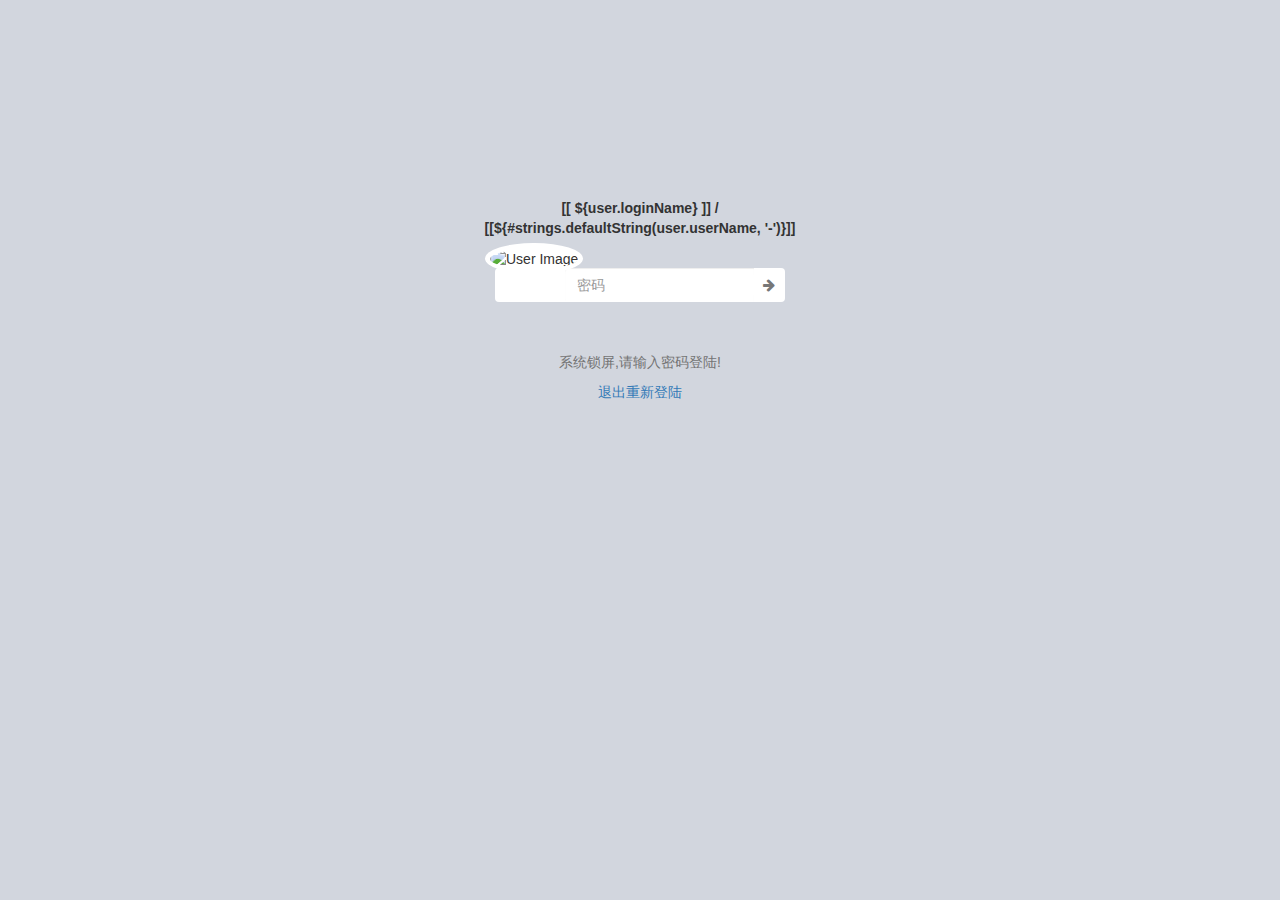
<file: zen-web/src/main/resources/templates/lock.html>
<!DOCTYPE html>
<html lang="zh" xmlns:th="http://www.thymeleaf.org">
<head>
    <meta charset="utf-8">
    <meta name="viewport" content="width=device-width, initial-scale=1.0">
    <!--360浏览器优先以webkit内核解析-->
    <title>锁定屏幕</title>
    <link th:href="@{favicon.ico}" rel="shortcut icon"/>
    <link href="../static/css/bootstrap.min.css" th:href="@{/css/bootstrap.min.css}" rel="stylesheet"/>
    <link href="../static/css/font-awesome.min.css" th:href="@{/css/font-awesome.min.css}" rel="stylesheet"/>
	<style>.lockscreen{background:#d2d6de;height:auto;}.lockscreen .lockscreen-name{text-align:center;font-weight:600;margin-top:50px;margin-bottom:30px;}.lockscreen-wrapper{max-width:400px;margin:10% auto;z-index:800;position:relative;}.lockscreen .lockscreen-name{text-align:center;font-weight:600;margin-top:50px;margin-bottom:30px;}.lockscreen-item{border-radius:4px;padding:0;background:#fff;position:relative;margin:10px auto 30px auto;width:290px}.lockscreen-image{border-radius:50%;position:absolute;left:-10px;top:-25px;background:#fff;padding:5px;z-index:10}.lockscreen-image>img{border-radius:50%;width:70px;height:70px}.lockscreen-credentials{margin-left:70px}.lockscreen-credentials .form-control{border:0}.lockscreen-credentials .btn{background-color:#fff;border:0;padding:0 10px}.lockscreen-footer{margin-top:150px}.lockscreen-time{width:100%;color:#fff;font-size:60px;display:inline-block;text-align:center;font-family:'Open Sans',sans-serif;font-weight:300;}</style>
</head>
<body class="lockscreen">
<div class="lockscreen-wrapper">
    <div class="lockscreen-time"></div>
    <div class="lockscreen-name">[[ ${user.loginName} ]] / [[${#strings.defaultString(user.userName, '-')}]]</div>

    <div class="lockscreen-item">
        <div class="lockscreen-image">
            <img th:src="(${#strings.isEmpty(user.avatar)}) ? @{/img/profile.jpg} : @{${user.avatar}}" th:onerror="this.src='img/profile.jpg'" class="img-circle" alt="User Image">
        </div>
        <form class="lockscreen-credentials" method="post" action="#" onsubmit="return false;">
            <div class="input-group">
                <input type="password" name="password" autocomplete="off" class="form-control" placeholder="密码">
                <div class="input-group-btn">
                    <button type="button" class="btn" onclick="unlock()"><i class="fa fa-arrow-right text-muted"></i></button>
                </div>
            </div>
        </form>
    </div>
    
    <div class="help-block text-center" style="margin-top: 50px;">系统锁屏,请输入密码登陆!</div>
    <div class="text-center">
        <a th:href="@{logout}">退出重新登陆</a>
    </div>
</div>
<script src="../static/js/jquery.min.js" th:src="@{/js/jquery.min.js}"></script>
<script src="../static/js/bootstrap.min.js" th:src="@{/js/bootstrap.min.js}"></script>
<script src="../static/js/three.min.js" th:src="@{/js/three.min.js}"></script>
<script src="../static/ajax/libs/layer/layer.min.js" th:src="@{/ajax/libs/layer/layer.min.js}"></script>
<script src="../static/pippin/js/ry-ui.js" th:src="@{/pippin/js/ry-ui.js?v=4.5.1}"></script>
</body>
<script th:inline="javascript">
    var ctx = [[@{/}]];
    Date.prototype.format = function(fmt) {
	  var o = {
	    "M+" : this.getMonth()+1,                 //月份
	    "d+" : this.getDate(),                    //日
	    "h+" : this.getHours(),                   //小时
	    "m+" : this.getMinutes(),                 //分
	    "s+" : this.getSeconds(),                 //秒
	    "q+" : Math.floor((this.getMonth()+3)/3), //季度
	    "S"  : this.getMilliseconds()             //毫秒
	  };

	  if (/(y+)/.test(fmt)) {
          fmt = fmt.replace(RegExp.$1, (this.getFullYear() + "").substr(4 - RegExp.$1.length));
	  }

	  for (var k in o) {
		  if (new RegExp("(" + k + ")").test(fmt)) {
		      fmt = fmt.replace(RegExp.$1, (RegExp.$1.length == 1) ? (o[k]) : (("00" + o[k]).substr(("" + o[k]).length)));
		  }
      }
	  return fmt;
	}
    
    $(function() {
        $('.lockscreen-time').text((new Date()).format('hh:mm:ss'));
        setInterval(function() {
            $('.lockscreen-time').text((new Date()).format('hh:mm:ss'));
        }, 500);
        init();
        animate();
    });

    $(document).keydown(function(event) {
   	    if (event.keyCode == 13) {
   	    	unlock();
   	    }
   	});
     
    function unlock() {
        var username = $("input[name='username']").val();
        var password = $("input[name='password']").val();
        if ($.common.isEmpty(password)) {
        	$.modal.msg("请输入密码");
            return;
        }
        
        var index = "";
        var config = {
            url: ctx + "unlockscreen",
            type: "post",
            dataType: "json",
            data: { password: password },
            beforeSend: function() {
            	index = layer.load(2, {shade: false});
            },
            success: function(result) {
                if (result.code == web_status.SUCCESS) {
                    location.href = ctx + 'index';
                } else {
                    $.modal.msg(result.msg);
                    $("input[name='password']").val("");
                }
                layer.close(index);
            }
        };
        $.ajax(config);
    };

    var container;
    var camera, scene, projector, renderer;
    var PI2 = Math.PI * 2;

    var programFill = function(context) {
        context.beginPath();
        context.arc(0, 0, 1, 0, PI2, true);
        context.closePath();
        context.fill();
    };

    var programStroke = function(context) {
        context.lineWidth = 0.05;
        context.beginPath();
        context.arc(0, 0, 1, 0, PI2, true);
        context.closePath();
        context.stroke();
    };

    var mouse = { x: 0, y: 0 }, INTERSECTED;
    function init() {
    	container = document.createElement('div');
    	container.id = 'bgc';
    	container.style.position = 'absolute';
    	container.style.zIndex = '0';
    	container.style.top = '0px';
    	$(".lockscreen-wrapper").before(container);

        camera = new THREE.PerspectiveCamera(70, window.innerWidth / window.innerHeight, 1, 10000);
        camera.position.set(0, 300, 500);
        scene = new THREE.Scene();

        for (var i = 0; i < 100; i++) {
            var particle = new THREE.Particle(new THREE.ParticleCanvasMaterial({ color: Math.random() * 0x808080 + 0x808080, program: programStroke }));
            particle.position.x = Math.random() * 800 - 400;
            particle.position.y = Math.random() * 800 - 400;
            particle.position.z = Math.random() * 800 - 400;
            particle.scale.x = particle.scale.y = Math.random() * 10 + 10;
            scene.add(particle);
        }
        projector = new THREE.Projector();
        renderer = new THREE.CanvasRenderer();
        renderer.setSize(window.innerWidth, window.innerHeight - 10);
        container.appendChild(renderer.domElement);
        document.addEventListener('mousemove', onDocumentMouseMove, false);
        window.addEventListener('resize', onWindowResize, false);
    };

    function onWindowResize() {
        camera.aspect = window.innerWidth / window.innerHeight;
        camera.updateProjectionMatrix();
        renderer.setSize(window.innerWidth, window.innerHeight - 10);
    };

    function onDocumentMouseMove(event) {
        event.preventDefault();
        mouse.x = (event.clientX / window.innerWidth) * 2 - 1;
        mouse.y = -(event.clientY / window.innerHeight) * 2 + 1;
    };

    function animate() {
        requestAnimationFrame(animate);
        render();
    };

    var radius = 600;
    var theta = 0;

    function render() {
    	theta += 0.2;
    	camera.position.x = radius * Math.sin(theta * Math.PI / 360);
    	camera.position.y = radius * Math.sin(theta * Math.PI / 360);
    	camera.position.z = radius * Math.cos(theta * Math.PI / 360);
    	camera.lookAt(scene.position);
    	camera.updateMatrixWorld();

    	var vector = new THREE.Vector3(mouse.x, mouse.y, 0.5);
    	projector.unprojectVector(vector, camera);

    	var ray = new THREE.Ray(camera.position, vector.subSelf(camera.position).normalize());
    	var intersects = ray.intersectObjects(scene.children);

        if (intersects.length > 0) {
            if (INTERSECTED != intersects[0].object) {
                if (INTERSECTED) INTERSECTED.material.program = programStroke;
                INTERSECTED = intersects[0].object;
                INTERSECTED.material.program = programFill;
            }
        } else {
            if (INTERSECTED) INTERSECTED.material.program = programStroke;
            INTERSECTED = null;
        }
        renderer.render(scene, camera);
    }
</script>
</html>
</file>
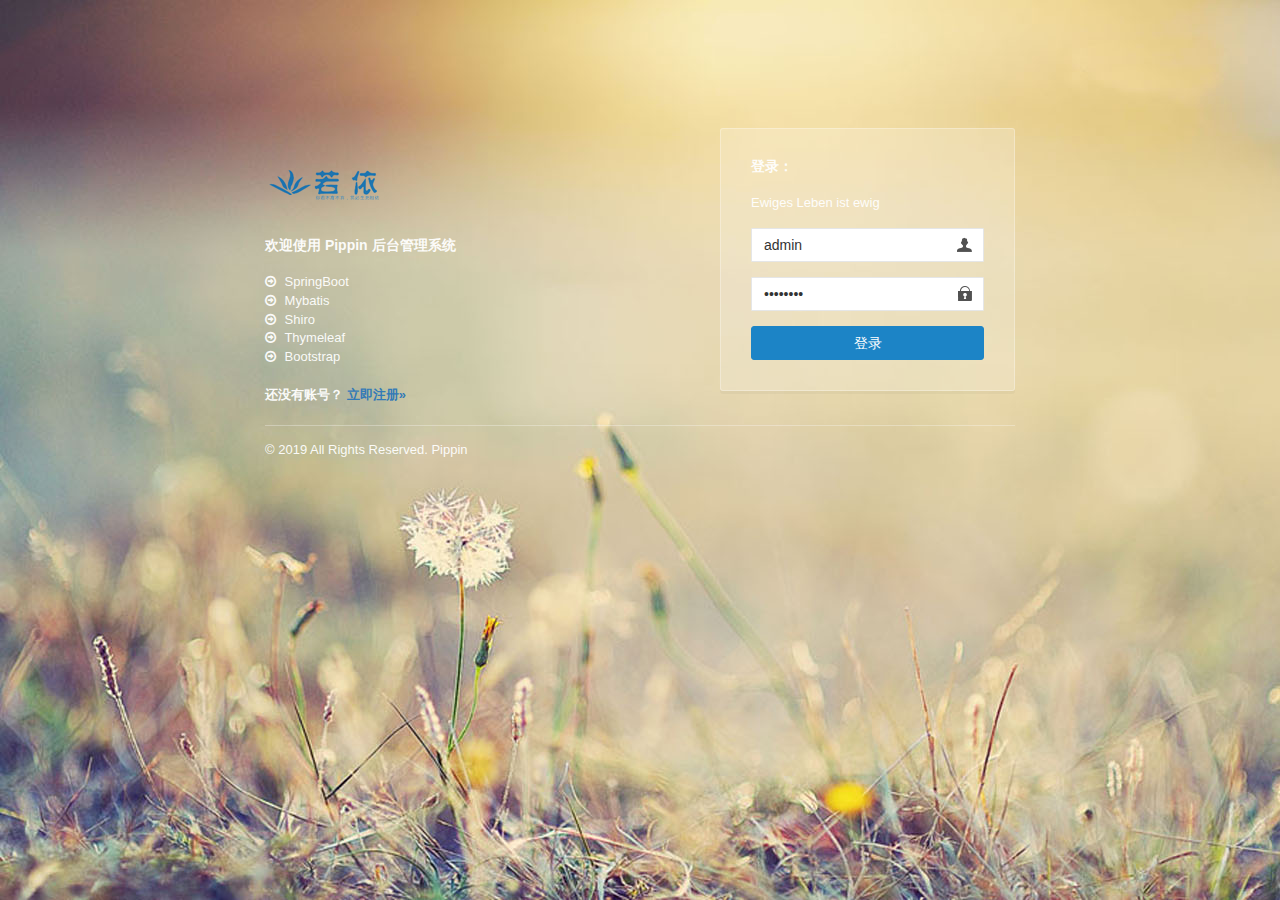
<file: zen-web/src/main/resources/templates/login.html>
<!DOCTYPE html>
<html lang="zh" xmlns:th="http://www.thymeleaf.org">
<head>
    <meta charset="utf-8">
    <meta name="viewport" content="width=device-width, initial-scale=1.0, maximum-scale=1.0">
    <title>登录Pippin系统</title>
    <meta name="description" content="Pippin后台管理框架">
    <link href="../static/css/bootstrap.min.css" th:href="@{/css/bootstrap.min.css}" rel="stylesheet"/>
    <link href="../static/css/font-awesome.min.css" th:href="@{/css/font-awesome.min.css}" rel="stylesheet"/>
    <link href="../static/css/style.css" th:href="@{/css/style.css}" rel="stylesheet"/>
    <link href="../static/css/login.min.css" th:href="@{/css/login.min.css}" rel="stylesheet"/>
    <link href="../static/pippin/css/ry-ui.css" th:href="@{/pippin/css/ry-ui.css?v=4.5.1}" rel="stylesheet"/>
    <!-- 360浏览器急速模式 -->
    <meta name="renderer" content="webkit">
    <!-- 避免IE使用兼容模式 -->
    <meta http-equiv="X-UA-Compatible" content="IE=edge">
    <link rel="shortcut icon" href="../static/favicon.ico" th:href="@{favicon.ico}"/>
    <style type="text/css">label.error { position:inherit;  }</style>
    <script>
        if(window.top!==window.self){alert('未登录或登录超时。请重新登录');window.top.location=window.location};
    </script>
</head>
<body class="signin">
    <div class="signinpanel">
        <div class="row">
            <div class="col-sm-7">
                <div class="signin-info">
                    <div class="logopanel m-b">
                        <h1><img alt="[ Pippin ]" src="../static/pippin.png" th:src="@{/pippin.png}"></h1>
                    </div>
                    <div class="m-b"></div>
                    <h4>欢迎使用 <strong>Pippin 后台管理系统</strong></h4>
                    <ul class="m-b">
                        <li><i class="fa fa-arrow-circle-o-right m-r-xs"></i> SpringBoot</li>
                        <li><i class="fa fa-arrow-circle-o-right m-r-xs"></i> Mybatis</li>
                        <li><i class="fa fa-arrow-circle-o-right m-r-xs"></i> Shiro</li>
                        <li><i class="fa fa-arrow-circle-o-right m-r-xs"></i> Thymeleaf</li>
                        <li><i class="fa fa-arrow-circle-o-right m-r-xs"></i> Bootstrap</li>
                    </ul>
                    <strong th:if="${@config.getKey('sys.account.registerUser')}">还没有账号？ <a th:href="@{/register}">立即注册&raquo;</a></strong>
                </div>
            </div>
            <div class="col-sm-5">
                <form id="signupForm" autocomplete="off">
                    <h4 class="no-margins">登录：</h4>
                    <p class="m-t-md">Ewiges Leben ist ewig</p>
                    <input type="text"     name="username" class="form-control uname"     placeholder="用户名" value="admin"    />
                    <input type="password" name="password" class="form-control pword"     placeholder="密码"   value="admin123" />
<!--					<div class="row m-t" th:if="${captchaEnabled==true}">
						<div class="col-xs-6">
						    <input type="text" name="validateCode" class="form-control code" placeholder="验证码" maxlength="5" />
						</div>
						<div class="col-xs-6">
							<a href="javascript:void(0);" title="点击更换验证码">
								<img th:src="@{captcha/captchaImage(type=${captchaType})}" class="imgcode" width="85%"/>
							</a>
						</div>
					</div>
                    <div class="checkbox-custom" th:classappend="${captchaEnabled==false} ? 'm-t'">
				        <input type="checkbox" id="rememberme" name="rememberme"> <label for="rememberme">记住我</label>
				    </div>-->
                    <button class="btn btn-success btn-block" id="btnSubmit" data-loading="正在验证登录，请稍后...">登录</button>
                </form>
            </div>
        </div>
        <div class="signup-footer">
            <div class="pull-left">
                &copy; 2019 All Rights Reserved. Pippin <br>
            </div>
        </div>
    </div>
<!--<script th:inline="javascript"> var ctx = [[@{/}]]; var captchaType = [[${captchaType}]]; </script>-->
<!-- 全局js -->
<script src="../static/js/jquery.min.js" th:src="@{/js/jquery.min.js}"></script>
<script src="../static/js/bootstrap.min.js" th:src="@{/js/bootstrap.min.js}"></script>
<!-- 验证插件 -->
<script src="../static/ajax/libs/validate/jquery.validate.min.js" th:src="@{/ajax/libs/validate/jquery.validate.min.js}"></script>
<script src="../static/ajax/libs/validate/messages_zh.min.js" th:src="@{/ajax/libs/validate/messages_zh.min.js}"></script>
<script src="../static/ajax/libs/layer/layer.min.js" th:src="@{/ajax/libs/layer/layer.min.js}"></script>
<script src="../static/ajax/libs/blockUI/jquery.blockUI.js" th:src="@{/ajax/libs/blockUI/jquery.blockUI.js}"></script>
<script src="../static/pippin/js/ry-ui.js" th:src="@{/pippin/js/ry-ui.js?v=4.5.1}"></script>
<script src="../static/pippin/login.js" th:src="@{/pippin/login.js}"></script>
</body>
</html>
</file>
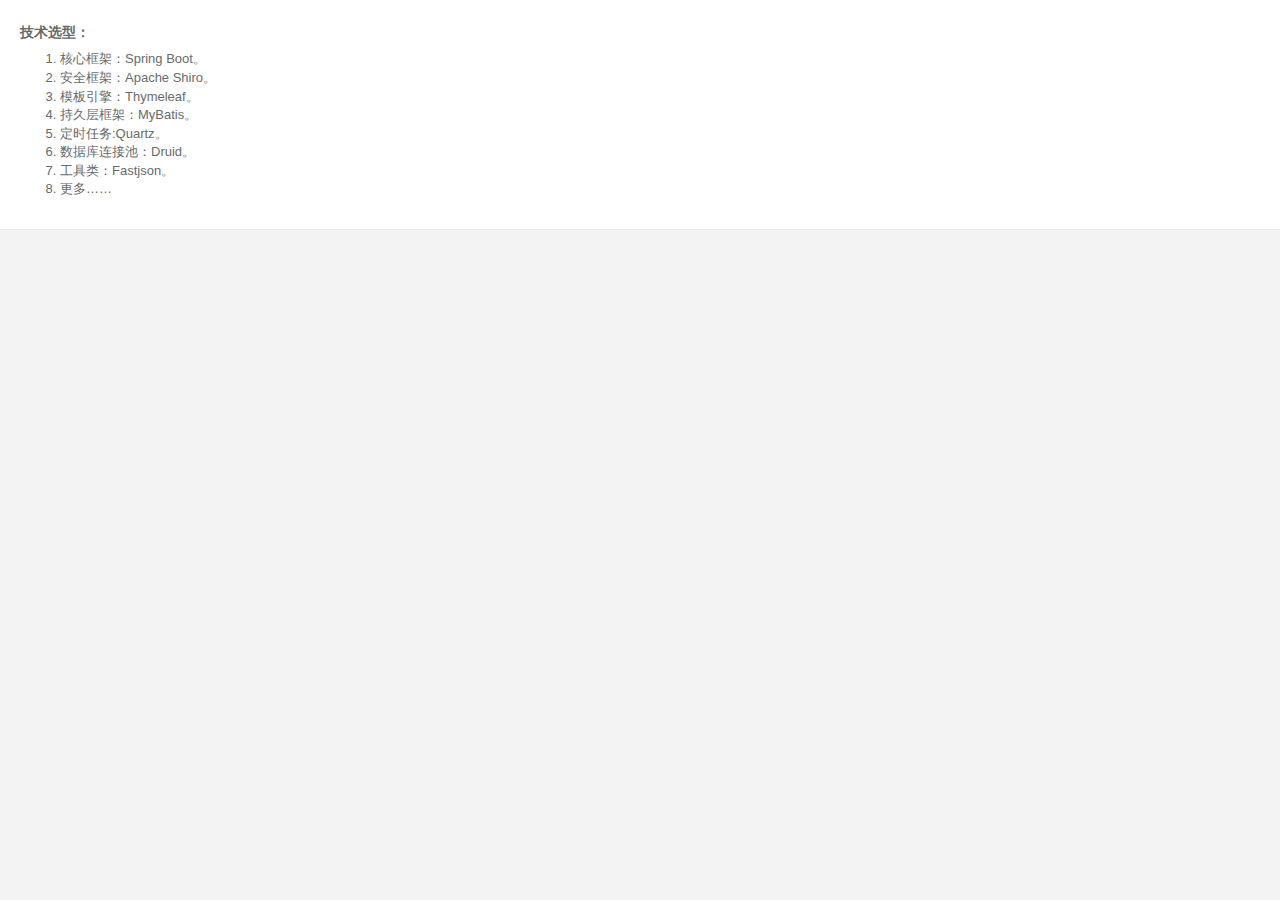
<file: zen-web/src/main/resources/templates/main.html>
<!DOCTYPE html>
<html  lang="zh" xmlns:th="http://www.thymeleaf.org">
<head>
    <meta charset="utf-8">
    <meta name="viewport" content="width=device-width, initial-scale=1.0">
    <!--360浏览器优先以webkit内核解析-->
    <title>若依介绍</title>
    <link rel="shortcut icon" href="favicon.ico">
    <link href="../static/css/bootstrap.min.css" th:href="@{/css/bootstrap.min.css}" rel="stylesheet"/>
    <link href="../static/css/font-awesome.min.css" th:href="@{/css/font-awesome.min.css}" rel="stylesheet"/>
    <link href="../static/css/main/animate.min.css" th:href="@{/css/main/animate.min.css}" rel="stylesheet"/>
    <link href="../static/css/main/style.min862f.css" th:href="@{/css/main/style.min862f.css}" rel="stylesheet"/>
</head>

<body class="gray-bg">
    <div class="row  border-bottom white-bg dashboard-header">
        <div class="col-sm-4">
            <h4>技术选型：</h4>
            <ol>
                <li>核心框架：Spring Boot。</li>
                <li>安全框架：Apache Shiro。</li>
                <li>模板引擎：Thymeleaf。</li>
                <li>持久层框架：MyBatis。</li>
				<li>定时任务:Quartz。</li>
                <li>数据库连接池：Druid。</li>
                <li>工具类：Fastjson。</li>
                <li>更多……</li>
            </ol>
        </div>

    </div>
    <div class="wrapper wrapper-content">
        <div class="row">
            <div class="col-sm-4">

                <div class="ibox float-e-margins">


                </div>
            </div>
            <div class="col-sm-4">
                <div class="ibox float-e-margins">

                </div>
            </div>
            <div class="col-sm-4">
                <div class="ibox float-e-margins">

                </div>
            </div>
        </div>
    </div>
    <script th:src="@{/js/jquery.min.js}"></script>
    <script th:src="@{/js/bootstrap.min.js}"></script>
    <script th:src="@{/ajax/libs/layer/layer.min.js}"></script>
    <script type="text/javascript">
	    $('#pay-qrcode').click(function(){
	        var html=$(this).html();
	        parent.layer.open({
	            title: false,
	            type: 1,
	            closeBtn:false,
	            shadeClose:true,
	            area: ['600px', '360px'],
	            content: html
	        });
	    });
    </script>
</body>
</html>
</file>
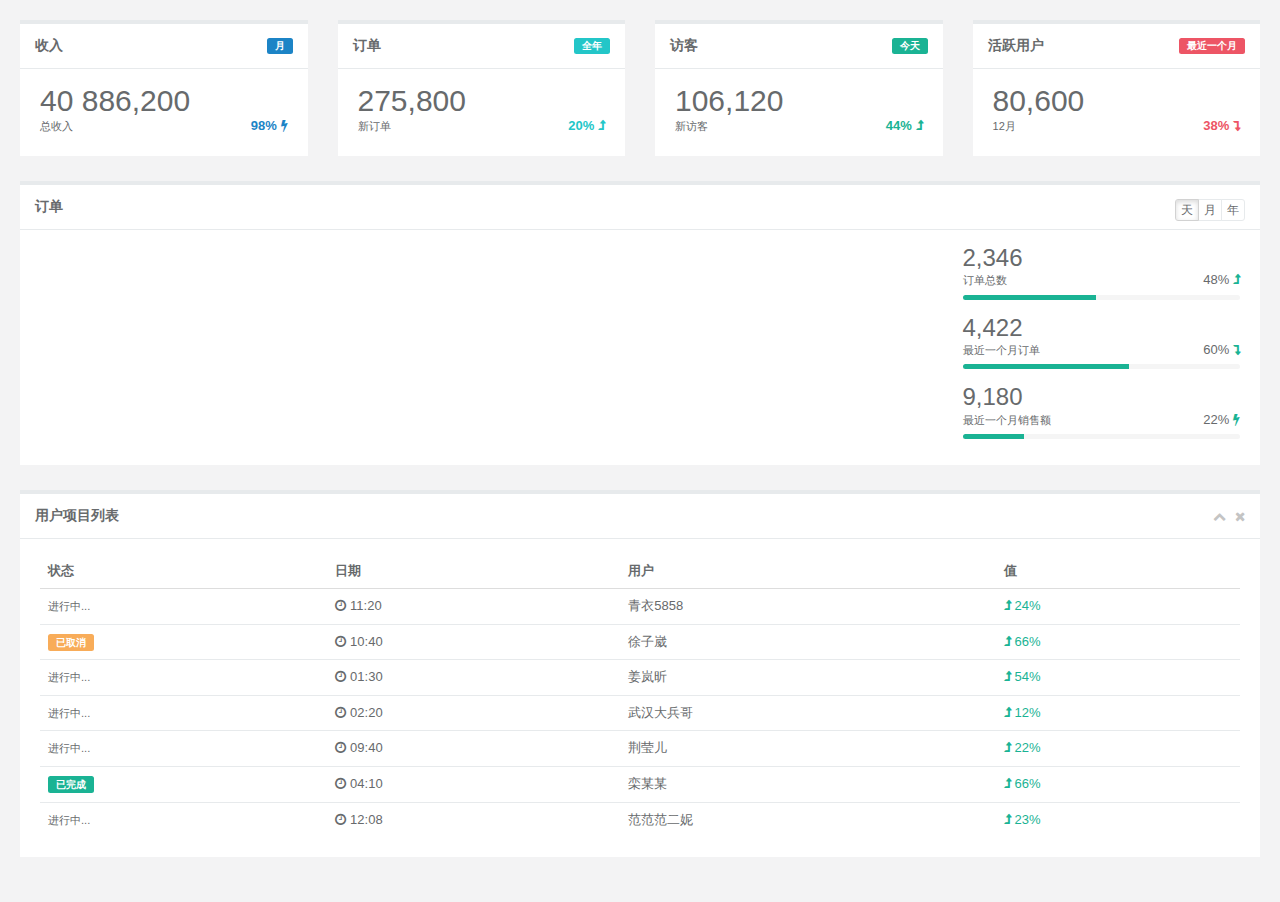
<file: zen-web/src/main/resources/templates/main_v1.html>
<!DOCTYPE html>
<html lang="zh" xmlns:th="http://www.thymeleaf.org">
<head>
    <meta charset="utf-8">
    <meta name="viewport" content="width=device-width, initial-scale=1.0">
    <title>统计</title>
    <link rel="shortcut icon" href="favicon.ico">
    <link href="../static/css/bootstrap.min.css" th:href="@{/css/bootstrap.min.css}" rel="stylesheet"/>
    <link href="../static/css/font-awesome.min.css" th:href="@{/css/font-awesome.min.css}" rel="stylesheet"/>
    <link href="../static/css/main/animate.min.css" th:href="@{/css/main/animate.min.css}" rel="stylesheet"/>
    <link href="../static/css/main/style.min862f.css" th:href="@{/css/main/style.min862f.css}" rel="stylesheet"/>
</head>

<body class="gray-bg">
    <div class="wrapper wrapper-content">

        <div class="row">
            <div class="col-sm-3">
                <div class="ibox float-e-margins">
                    <div class="ibox-title">
                        <span class="label label-success pull-right">月</span>
                        <h5>收入</h5>
                    </div>
                    <div class="ibox-content">
                        <h1 class="no-margins">40 886,200</h1>
                        <div class="stat-percent font-bold text-success">98% <i class="fa fa-bolt"></i>
                        </div>
                        <small>总收入</small>
                    </div>
                </div>
            </div>
            <div class="col-sm-3">
                <div class="ibox float-e-margins">
                    <div class="ibox-title">
                        <span class="label label-info pull-right">全年</span>
                        <h5>订单</h5>
                    </div>
                    <div class="ibox-content">
                        <h1 class="no-margins">275,800</h1>
                        <div class="stat-percent font-bold text-info">20% <i class="fa fa-level-up"></i>
                        </div>
                        <small>新订单</small>
                    </div>
                </div>
            </div>
            <div class="col-sm-3">
                <div class="ibox float-e-margins">
                    <div class="ibox-title">
                        <span class="label label-primary pull-right">今天</span>
                        <h5>访客</h5>
                    </div>
                    <div class="ibox-content">
                        <h1 class="no-margins">106,120</h1>
                        <div class="stat-percent font-bold text-navy">44% <i class="fa fa-level-up"></i>
                        </div>
                        <small>新访客</small>
                    </div>
                </div>
            </div>
            <div class="col-sm-3">
                <div class="ibox float-e-margins">
                    <div class="ibox-title">
                        <span class="label label-danger pull-right">最近一个月</span>
                        <h5>活跃用户</h5>
                    </div>
                    <div class="ibox-content">
                        <h1 class="no-margins">80,600</h1>
                        <div class="stat-percent font-bold text-danger">38% <i class="fa fa-level-down"></i>
                        </div>
                        <small>12月</small>
                    </div>
                </div>
            </div>
        </div>
        
        <div class="row">
            <div class="col-sm-12">
                <div class="ibox float-e-margins">
                    <div class="ibox-title">
                        <h5>订单</h5>
                        <div class="pull-right">
                            <div class="btn-group">
                                <button type="button" class="btn btn-xs btn-white active">天</button>
                                <button type="button" class="btn btn-xs btn-white">月</button>
                                <button type="button" class="btn btn-xs btn-white">年</button>
                            </div>
                        </div>
                    </div>
                    <div class="ibox-content">
                        <div class="row">
                            <div class="col-sm-9">
                                <div class="flot-chart">
                                    <div class="flot-chart-content" id="flot-dashboard-chart"></div>
                                </div>
                            </div>
                            <div class="col-sm-3">
                                <ul class="stat-list">
                                    <li>
                                        <h2 class="no-margins">2,346</h2>
                                        <small>订单总数</small>
                                        <div class="stat-percent">48% <i class="fa fa-level-up text-navy"></i>
                                        </div>
                                        <div class="progress progress-mini">
                                            <div style="width: 48%;" class="progress-bar"></div>
                                        </div>
                                    </li>
                                    <li>
                                        <h2 class="no-margins ">4,422</h2>
                                        <small>最近一个月订单</small>
                                        <div class="stat-percent">60% <i class="fa fa-level-down text-navy"></i>
                                        </div>
                                        <div class="progress progress-mini">
                                            <div style="width: 60%;" class="progress-bar"></div>
                                        </div>
                                    </li>
                                    <li>
                                        <h2 class="no-margins ">9,180</h2>
                                        <small>最近一个月销售额</small>
                                        <div class="stat-percent">22% <i class="fa fa-bolt text-navy"></i>
                                        </div>
                                        <div class="progress progress-mini">
                                            <div style="width: 22%;" class="progress-bar"></div>
                                        </div>
                                    </li>
                                 </ul>
                            </div>
                        </div>
                    </div>
                </div>
            </div>
        </div>
        
        <div class="row">
            <div class="col-sm-12">
                <div class="ibox float-e-margins">
                    <div class="ibox-title">
                        <h5>用户项目列表</h5>
                        <div class="ibox-tools">
                            <a class="collapse-link">
                                <i class="fa fa-chevron-up"></i>
                            </a>
                            <a class="close-link">
                                <i class="fa fa-times"></i>
                            </a>
                        </div>
                    </div>
                    <div class="ibox-content">
                        <table class="table table-hover no-margins">
                            <thead>
                                <tr>
                                    <th>状态</th>
                                    <th>日期</th>
                                    <th>用户</th>
                                    <th>值</th>
                                </tr>
                            </thead>
                            <tbody>
                                <tr>
                                    <td><small>进行中...</small>
                                    </td>
                                    <td><i class="fa fa-clock-o"></i> 11:20</td>
                                    <td>青衣5858</td>
                                    <td class="text-navy"> <i class="fa fa-level-up"></i> 24%</td>
                                </tr>
                                <tr>
                                    <td><span class="label label-warning">已取消</span>
                                    </td>
                                    <td><i class="fa fa-clock-o"></i> 10:40</td>
                                    <td>徐子崴</td>
                                    <td class="text-navy"> <i class="fa fa-level-up"></i> 66%</td>
                                </tr>
                                <tr>
                                    <td><small>进行中...</small>
                                    </td>
                                    <td><i class="fa fa-clock-o"></i> 01:30</td>
                                    <td>姜岚昕</td>
                                    <td class="text-navy"> <i class="fa fa-level-up"></i> 54%</td>
                                </tr>
                                <tr>
                                    <td><small>进行中...</small>
                                    </td>
                                    <td><i class="fa fa-clock-o"></i> 02:20</td>
                                    <td>武汉大兵哥</td>
                                    <td class="text-navy"> <i class="fa fa-level-up"></i> 12%</td>
                                </tr>
                                <tr>
                                    <td><small>进行中...</small>
                                    </td>
                                    <td><i class="fa fa-clock-o"></i> 09:40</td>
                                    <td>荆莹儿</td>
                                    <td class="text-navy"> <i class="fa fa-level-up"></i> 22%</td>
                                </tr>
                                <tr>
                                    <td><span class="label label-primary">已完成</span>
                                    </td>
                                    <td><i class="fa fa-clock-o"></i> 04:10</td>
                                    <td>栾某某</td>
                                    <td class="text-navy"> <i class="fa fa-level-up"></i> 66%</td>
                                </tr>
                                <tr>
                                    <td><small>进行中...</small>
                                    </td>
                                    <td><i class="fa fa-clock-o"></i> 12:08</td>
                                    <td>范范范二妮</td>
                                    <td class="text-navy"> <i class="fa fa-level-up"></i> 23%</td>
                                </tr>
                            </tbody>
                        </table>
                    </div>
                </div>
            </div>
         </div>
      </div>
    </div>
    <script th:src="@{/js/jquery.min.js}"></script>
    <script th:src="@{/js/bootstrap.min.js}"></script>
    <script th:src="@{/ajax/libs/flot/jquery.flot.js}"></script>
    
    <th:block th:include="include :: sparkline-js" />
    <script type="text/javascript">
	    $(document).ready(function () {
	        var data2 = [
	            [gd(2012, 1, 1), 7], [gd(2012, 1, 2), 6], [gd(2012, 1, 3), 4], [gd(2012, 1, 4), 8],
	            [gd(2012, 1, 5), 9], [gd(2012, 1, 6), 7], [gd(2012, 1, 7), 5], [gd(2012, 1, 8), 4],
	            [gd(2012, 1, 9), 7], [gd(2012, 1, 10), 8], [gd(2012, 1, 11), 9], [gd(2012, 1, 12), 6],
	            [gd(2012, 1, 13), 4], [gd(2012, 1, 14), 5], [gd(2012, 1, 15), 11], [gd(2012, 1, 16), 8],
	            [gd(2012, 1, 17), 8], [gd(2012, 1, 18), 11], [gd(2012, 1, 19), 11], [gd(2012, 1, 20), 6],
	            [gd(2012, 1, 21), 6], [gd(2012, 1, 22), 8], [gd(2012, 1, 23), 11], [gd(2012, 1, 24), 13],
	            [gd(2012, 1, 25), 7], [gd(2012, 1, 26), 9], [gd(2012, 1, 27), 9], [gd(2012, 1, 28), 8],
	            [gd(2012, 1, 29), 5], [gd(2012, 1, 30), 8], [gd(2012, 1, 31), 25]
	        ];
	
	        var data3 = [
	            [gd(2012, 1, 1), 800], [gd(2012, 1, 2), 500], [gd(2012, 1, 3), 600], [gd(2012, 1, 4), 700],
	            [gd(2012, 1, 5), 500], [gd(2012, 1, 6), 456], [gd(2012, 1, 7), 800], [gd(2012, 1, 8), 589],
	            [gd(2012, 1, 9), 467], [gd(2012, 1, 10), 876], [gd(2012, 1, 11), 689], [gd(2012, 1, 12), 700],
	            [gd(2012, 1, 13), 500], [gd(2012, 1, 14), 600], [gd(2012, 1, 15), 700], [gd(2012, 1, 16), 786],
	            [gd(2012, 1, 17), 345], [gd(2012, 1, 18), 888], [gd(2012, 1, 19), 888], [gd(2012, 1, 20), 888],
	            [gd(2012, 1, 21), 987], [gd(2012, 1, 22), 444], [gd(2012, 1, 23), 999], [gd(2012, 1, 24), 567],
	            [gd(2012, 1, 25), 786], [gd(2012, 1, 26), 666], [gd(2012, 1, 27), 888], [gd(2012, 1, 28), 900],
	            [gd(2012, 1, 29), 178], [gd(2012, 1, 30), 555], [gd(2012, 1, 31), 993]
	        ];
	
	
	        var dataset = [
	            {
	                label: "订单数",
	                data: data3,
	                color: "#1ab394",
	                bars: {
	                    show: true,
	                    align: "center",
	                    barWidth: 24 * 60 * 60 * 600,
	                    lineWidth: 0
	                }
	
	            }, {
	                label: "付款数",
	                data: data2,
	                yaxis: 2,
	                color: "#464f88",
	                lines: {
	                    lineWidth: 1,
	                    show: true,
	                    fill: true,
	                    fillColor: {
	                        colors: [{
	                            opacity: 0.2
	                        }, {
	                            opacity: 0.2
	                        }]
	                    }
	                },
	                splines: {
	                    show: false,
	                    tension: 0.6,
	                    lineWidth: 1,
	                    fill: 0.1
	                },
	            }
	        ];
	
	
	        var options = {
	            xaxis: {
	                mode: "time",
	                tickSize: [3, "day"],
	                tickLength: 0,
	                axisLabel: "Date",
	                axisLabelUseCanvas: true,
	                axisLabelFontSizePixels: 12,
	                axisLabelFontFamily: 'Arial',
	                axisLabelPadding: 10,
	                color: "#838383"
	            },
	            yaxes: [{
	                    position: "left",
	                    max: 1070,
	                    color: "#838383",
	                    axisLabelUseCanvas: true,
	                    axisLabelFontSizePixels: 12,
	                    axisLabelFontFamily: 'Arial',
	                    axisLabelPadding: 3
	            }, {
	                    position: "right",
	                    clolor: "#838383",
	                    axisLabelUseCanvas: true,
	                    axisLabelFontSizePixels: 12,
	                    axisLabelFontFamily: ' Arial',
	                    axisLabelPadding: 67
	            }
	            ],
	            legend: {
	                noColumns: 1,
	                labelBoxBorderColor: "#000000",
	                position: "nw"
	            },
	            grid: {
	                hoverable: false,
	                borderWidth: 0,
	                color: '#838383'
	            }
	        };
	
	        function gd(year, month, day) {
	            return new Date(year, month - 1, day).getTime();
	        }
	
	        var previousPoint = null,
	            previousLabel = null;
	
	        $.plot($("#flot-dashboard-chart"), dataset, options);
	    });
    </script>
</body>
</html>
</file>
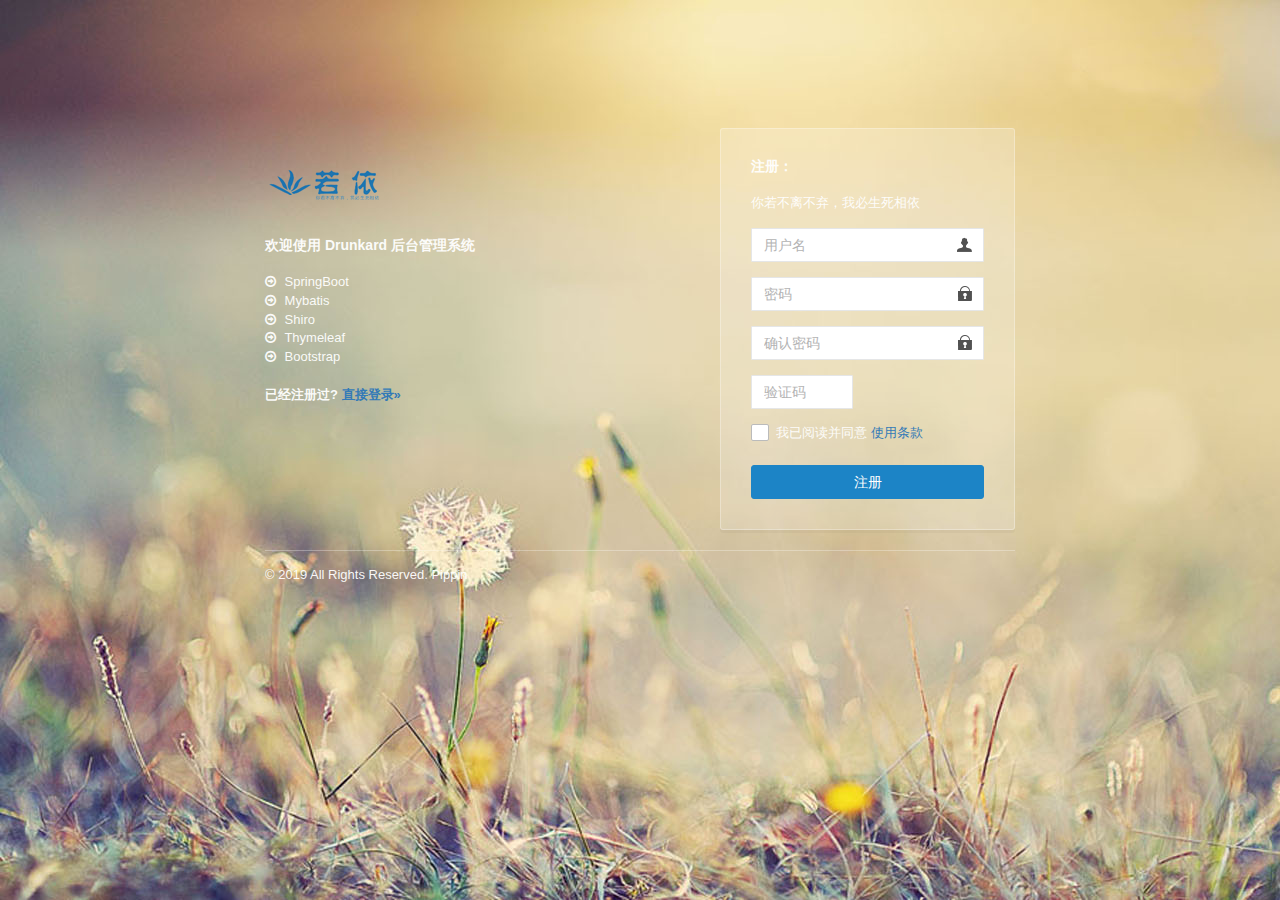
<file: zen-web/src/main/resources/templates/register.html>
<!DOCTYPE html>
<html  lang="zh" xmlns:th="http://www.thymeleaf.org">
<head>
    <meta charset="utf-8">
    <meta name="viewport" content="width=device-width, initial-scale=1.0, maximum-scale=1.0">
    <title>注册Drunkard系统</title>
    <meta name="description" content="Drunkard后台管理框架">
    <link href="../static/css/bootstrap.min.css" th:href="@{/css/bootstrap.min.css}" rel="stylesheet"/>
    <link href="../static/css/font-awesome.min.css" th:href="@{/css/font-awesome.min.css}" rel="stylesheet"/>
    <link href="../static/css/style.css" th:href="@{/css/style.css}" rel="stylesheet"/>
    <link href="../static/css/login.min.css" th:href="@{/css/login.min.css}" rel="stylesheet"/>
    <link href="../static/pippin/css/ry-ui.css" th:href="@{/pippin/css/ry-ui.css?v=4.5.1}" rel="stylesheet"/>
    <!-- 360浏览器急速模式 -->
    <meta name="renderer" content="webkit">
    <!-- 避免IE使用兼容模式 -->
    <meta http-equiv="X-UA-Compatible" content="IE=edge">
    <link rel="shortcut icon" href="../static/favicon.ico" th:href="@{favicon.ico}"/>
    <style type="text/css">label.error { position:inherit;  }</style>
</head>
<body class="signin">
    <div class="signinpanel">
        <div class="row">
            <div class="col-sm-7">
                <div class="signin-info">
                    <div class="logopanel m-b">
                        <h1><img alt="[ 若依 ]" src="../static/pippin.png" th:src="@{/pippin.png}"></h1>
                    </div>
                    <div class="m-b"></div>
                    <h4>欢迎使用 <strong>Drunkard 后台管理系统</strong></h4>
                    <ul class="m-b">
                        <li><i class="fa fa-arrow-circle-o-right m-r-xs"></i> SpringBoot</li>
                        <li><i class="fa fa-arrow-circle-o-right m-r-xs"></i> Mybatis</li>
                        <li><i class="fa fa-arrow-circle-o-right m-r-xs"></i> Shiro</li>
                        <li><i class="fa fa-arrow-circle-o-right m-r-xs"></i> Thymeleaf</li>
                        <li><i class="fa fa-arrow-circle-o-right m-r-xs"></i> Bootstrap</li>
                    </ul>
                    <strong>已经注册过? <a th:href="@{/login}">直接登录&raquo;</a></strong>
                </div>
            </div>
            <div class="col-sm-5">
                <form id="registerForm" autocomplete="off">
                    <h4 class="no-margins">注册：</h4>
                    <p class="m-t-md">你若不离不弃，我必生死相依</p>
                    <input type="text"     name="username" class="form-control uname"         placeholder="用户名"   maxlength="20" />
                    <input type="password" name="password" class="form-control pword"         placeholder="密码"     maxlength="20" />
                    <input type="password" name="confirmPassword" class="form-control pword"  placeholder="确认密码" maxlength="20" />
					<div class="row m-t" th:if="${captchaEnabled==true}">
						<div class="col-xs-6">
						    <input type="text" name="validateCode" class="form-control code"  placeholder="验证码"   maxlength="5" >
						</div>
						<div class="col-xs-6">
							<a href="javascript:void(0);" title="点击更换验证码">
								<img th:src="@{captcha/captchaImage(type=${captchaType})}" class="imgcode" width="85%"/>
							</a>
						</div>
					</div>
                    <div class="checkbox-custom" th:classappend="${captchaEnabled==false} ? 'm-t'">
				        <input type="checkbox" id="acceptTerm" name="acceptTerm"> <label for="acceptTerm">我已阅读并同意</label>
				        <a href="https://gitee.com/y_project/RuoYi/blob/master/README.md" target="_blank">使用条款</a>
				    </div>
                    <button class="btn btn-success btn-block" id="btnSubmit" data-loading="正在验证注册，请稍后...">注册</button>
                </form>
            </div>
        </div>
        <div class="signup-footer">
            <div class="pull-left">
                &copy; 2019 All Rights Reserved. Pippin <br>
            </div>
        </div>
    </div>
<script th:inline="javascript"> var ctx = [[@{/}]]; var captchaType = [[${captchaType}]]; </script>
<!-- 全局js -->
<script src="../static/js/jquery.min.js" th:src="@{/js/jquery.min.js}"></script>
<script src="../static/js/bootstrap.min.js" th:src="@{/js/bootstrap.min.js}"></script>
<!-- 验证插件 -->
<script src="../static/ajax/libs/validate/jquery.validate.min.js" th:src="@{/ajax/libs/validate/jquery.validate.min.js}"></script>
<script src="../static/ajax/libs/validate/messages_zh.min.js" th:src="@{/ajax/libs/validate/messages_zh.min.js}"></script>
<script src="../static/ajax/libs/layer/layer.min.js" th:src="@{/ajax/libs/layer/layer.min.js}"></script>
<script src="../static/ajax/libs/blockUI/jquery.blockUI.js" th:src="@{/ajax/libs/blockUI/jquery.blockUI.js}"></script>
<script src="../static/pippin/js/ry-ui.js" th:src="@{/pippin/js/ry-ui.js?v=4.5.1}"></script>
<script src="../static/pippin/register.js" th:src="@{/pippin/register.js}"></script>
</body>
</html>
</file>
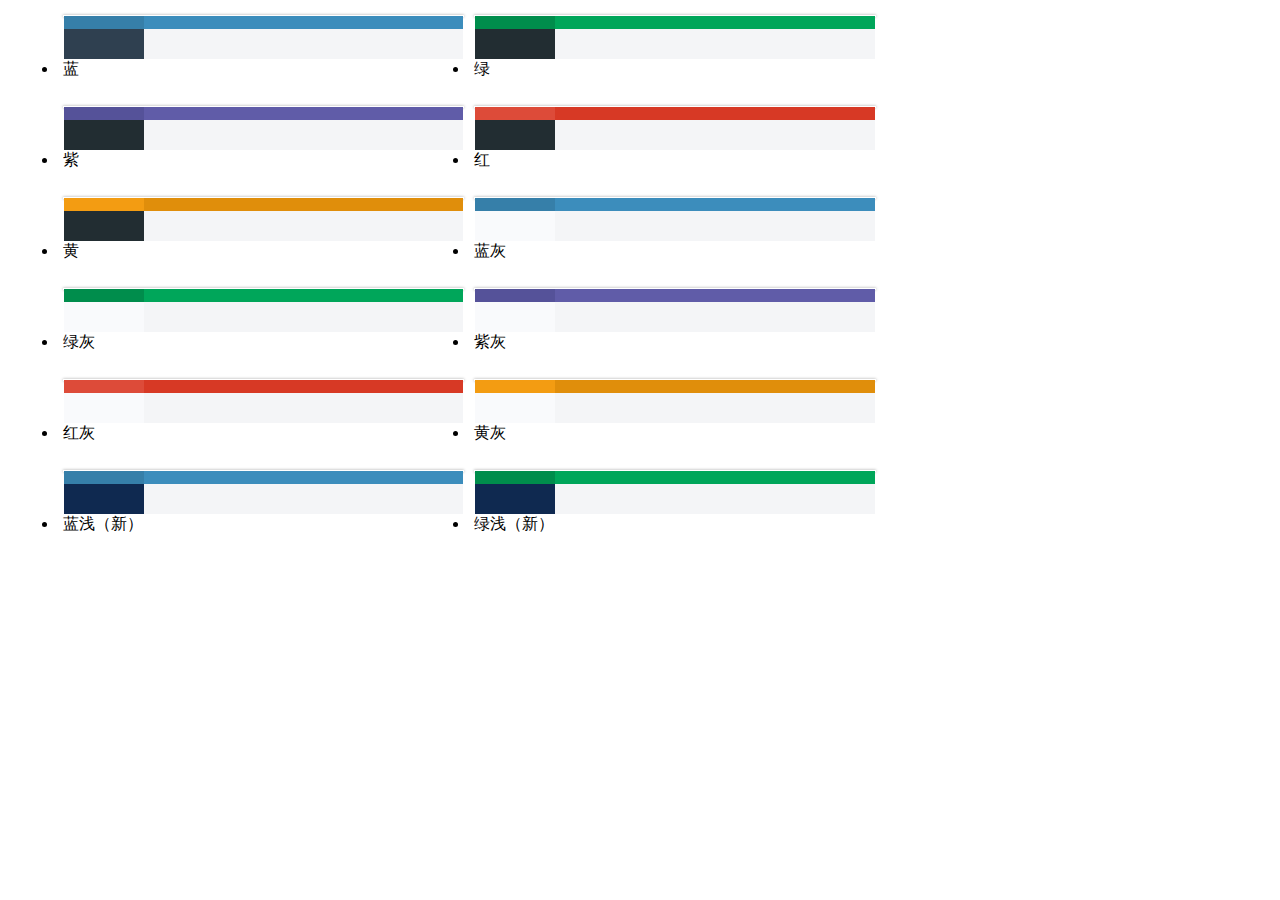
<file: zen-web/src/main/resources/templates/skin.html>
<!DOCTYPE html>
<html  lang="zh" xmlns:th="http://www.thymeleaf.org">
<head>
    <meta charset="utf-8">
    <meta name="viewport" content="width=device-width, initial-scale=1.0">
    <meta name="renderer" content="webkit">
    <title>主题选择</title>
    <!--[if lt IE 9]>
    <meta http-equiv="refresh" content="0;ie.html"/>
    <![endif]-->
    <link rel="shortcut icon" href="../static/favicon.ico" th:href="@{favicon.ico}"/>
    <link th:href="@{/css/bootstrap.min.css}" rel="stylesheet"/>
    <link th:href="@{/css/style.css}" rel="stylesheet"/>
    <style type="text/css">
		.list-unstyled{margin:10px;}
		.full-opacity-hover{opacity:1;filter:alpha(opacity=1);border:1px solid #fff}
		.full-opacity-hover:hover{border:1px solid #f00;}
	</style>
</head>
<body class="gray-bg">
<ul class="list-unstyled clearfix">
	<li style="float:left; width: 33.33333%; padding: 5px;">
		<a href="javascript:" data-skin="skin-blue|theme-dark" style="display: block; box-shadow: 0 0 3px rgba(0,0,0,0.4)" class="clearfix full-opacity-hover">
			<span style="width: 20%; float: left; height: 13px; background: #367fa9"></span>
			<span style="width: 80%; float: left; height: 13px; background: #3c8dbc"></span>
			<span style="width: 20%; float: left; height: 30px; background: #2f4050"></span>
			<span style="width: 80%; float: left; height: 30px; background: #f4f5f7"></span>
		</a>
		<p class="text-center">蓝</p>
	</li>
	
	<li style="float:left; width: 33.33333%; padding: 5px;">
		<a href="javascript:" data-skin="skin-green|theme-dark" style="display: block; box-shadow: 0 0 3px rgba(0,0,0,0.4)" class="clearfix full-opacity-hover">
			<span style="width: 20%; float: left; height: 13px; background: #008d4c"></span>
			<span style="width: 80%; float: left; height: 13px; background: #00a65a"></span>
			<span style="width: 20%; float: left; height: 30px; background: #222d32"></span>
			<span style="width: 80%; float: left; height: 30px; background: #f4f5f7"></span>
		</a>
		<p class="text-center">绿</p>
	</li>
	
	<li style="float:left; width: 33.33333%; padding: 5px;">
		<a href="javascript:" data-skin="skin-purple|theme-dark" style="display: block; box-shadow: 0 0 3px rgba(0,0,0,0.4)" class="clearfix full-opacity-hover">
			<span style="width: 20%; float: left; height: 13px; background: #555299"></span>
			<span style="width: 80%; float: left; height: 13px; background: #605ca8"></span>
			<span style="width: 20%; float: left; height: 30px; background: #222d32"></span>
			<span style="width: 80%; float: left; height: 30px; background: #f4f5f7"></span>
		</a>
		<p class="text-center">紫</p>
	</li>
	
	<li style="float:left; width: 33.33333%; padding: 5px;">
		<a href="javascript:" data-skin="skin-red|theme-dark" style="display: block; box-shadow: 0 0 3px rgba(0,0,0,0.4)" class="clearfix full-opacity-hover">
			<span style="width: 20%; float: left; height: 13px; background: #dd4b39"></span>
			<span style="width: 80%; float: left; height: 13px; background: #d73925"></span>
			<span style="width: 20%; float: left; height: 30px; background: #222d32"></span>
			<span style="width: 80%; float: left; height: 30px; background: #f4f5f7"></span>
		</a>
		<p class="text-center">红</p>
	</li>
	
	<li style="float:left; width: 33.33333%; padding: 5px;">
		<a href="javascript:" data-skin="skin-yellow|theme-dark" style="display: block; box-shadow: 0 0 3px rgba(0,0,0,0.4)" class="clearfix full-opacity-hover">
			<span style="width: 20%; float: left; height: 13px; background: #f39c12"></span>
			<span style="width: 80%; float: left; height: 13px; background: #e08e0b"></span>
			<span style="width: 20%; float: left; height: 30px; background: #222d32"></span>
			<span style="width: 80%; float: left; height: 30px; background: #f4f5f7"></span>
		</a>
		<p class="text-center">黄</p>
	</li>
	
	<li style="float:left; width: 33.33333%; padding: 5px;">
		<a href="javascript:" data-skin="skin-blue|theme-light" style="display: block; box-shadow: 0 0 3px rgba(0,0,0,0.4)" class="clearfix full-opacity-hover">
			<span style="width: 20%; float: left; height: 13px; background: #367fa9"></span>
			<span style="width: 80%; float: left; height: 13px; background: #3c8dbc"></span>
			<span style="width: 20%; float: left; height: 30px; background: #f9fafc"></span>
			<span style="width: 80%; float: left; height: 30px; background: #f4f5f7"></span>
		</a>
		<p class="text-center">蓝灰</p>
	</li>
	
	<li style="float:left; width: 33.33333%; padding: 5px;">
		<a href="javascript:" data-skin="skin-green|theme-light" style="display: block; box-shadow: 0 0 3px rgba(0,0,0,0.4)" class="clearfix full-opacity-hover">
			<span style="width: 20%; float: left; height: 13px; background: #008d4c"></span>
			<span style="width: 80%; float: left; height: 13px; background: #00a65a"></span>
			<span style="width: 20%; float: left; height: 30px; background: #f9fafc"></span>
			<span style="width: 80%; float: left; height: 30px; background: #f4f5f7"></span>
		</a>
		<p class="text-center">绿灰</p>
	</li>
	
	<li style="float:left; width: 33.33333%; padding: 5px;">
		<a href="javascript:" data-skin="skin-purple|theme-light" style="display: block; box-shadow: 0 0 3px rgba(0,0,0,0.4)" class="clearfix full-opacity-hover">
			<span style="width: 20%; float: left; height: 13px; background: #555299"></span>
			<span style="width: 80%; float: left; height: 13px; background: #605ca8"></span>
			<span style="width: 20%; float: left; height: 30px; background: #f9fafc"></span>
			<span style="width: 80%; float: left; height: 30px; background: #f4f5f7"></span>
		</a>
		<p class="text-center">紫灰</p>
	</li>
	
	<li style="float:left; width: 33.33333%; padding: 5px;">
		<a href="javascript:" data-skin="skin-red|theme-light" style="display: block; box-shadow: 0 0 3px rgba(0,0,0,0.4)" class="clearfix full-opacity-hover">
			<span style="width: 20%; float: left; height: 13px; background: #dd4b39"></span>
			<span style="width: 80%; float: left; height: 13px; background: #d73925"></span>
			<span style="width: 20%; float: left; height: 30px; background: #f9fafc"></span>
			<span style="width: 80%; float: left; height: 30px; background: #f4f5f7"></span>
		</a>
		<p class="text-center">红灰</p>
	</li>
	
	<li style="float:left; width: 33.33333%; padding: 5px;">
		<a href="javascript:" data-skin="skin-yellow|theme-light" style="display: block; box-shadow: 0 0 3px rgba(0,0,0,0.4)" class="clearfix full-opacity-hover">
			<span style="width: 20%; float: left; height: 13px; background: #f39c12"></span>
			<span style="width: 80%; float: left; height: 13px; background: #e08e0b"></span>
			<span style="width: 20%; float: left; height: 30px; background: #f9fafc"></span>
			<span style="width: 80%; float: left; height: 30px; background: #f4f5f7"></span>
		</a>
		<p class="text-center">黄灰</p>
	</li>
	
	<li style="float:left; width: 33.33333%; padding: 5px;">
		<a href="javascript:" data-skin="skin-blue|theme-blue" style="display: block; box-shadow: 0 0 3px rgba(0,0,0,0.4)" class="clearfix full-opacity-hover">
			<span style="width: 20%; float: left; height: 13px; background: #367fa9"></span>
			<span style="width: 80%; float: left; height: 13px; background: #3c8dbc"></span>
			<span style="width: 20%; float: left; height: 30px; background: rgba(15,41,80,1)"></span>
			<span style="width: 80%; float: left; height: 30px; background: #f4f5f7"></span>
		</a>
		<p class="text-center">蓝浅（新）</p>
	</li>
	<li style="float:left; width: 33.33333%; padding: 5px;">
		<a href="javascript:" data-skin="skin-green|theme-blue" style="display: block; box-shadow: 0 0 3px rgba(0,0,0,0.4)" class="clearfix full-opacity-hover">
			<span style="width: 20%; float: left; height: 13px; background: #008d4c"></span>
			<span style="width: 80%; float: left; height: 13px; background: #00a65a"></span>
			<span style="width: 20%; float: left; height: 30px; background: rgba(15,41,80,1)"></span>
			<span style="width: 80%; float: left; height: 30px; background: #f4f5f7"></span>
		</a>
		<p class="text-center">绿浅（新）</p>
	</li>
</ul>
</body>
<script th:src="@{/js/jquery.min.js}"></script>
<script th:src="@{/pippin/js/common.js?v=4.5.1}"></script>
<script type="text/javascript">
//皮肤样式列表
var skins = ["skin-blue", "skin-green", "skin-purple", "skin-red", "skin-yellow"];

// 主题样式列表
var themes = ["theme-dark", "theme-light", "theme-blue"];

$("[data-skin]").on('click',
function(e) {
    var skin = $(this).data('skin');
    $.each(skins, function(i) {
        parent.$("body").removeClass(skins[i]);
    });
    $.each(themes, function(i) {
        parent.$("body").removeClass(themes[i]);
    });
    parent.$("body").addClass(skin.split('|')[0]);
    parent.$("body").addClass(skin.split('|')[1]);
    storage.set('skin', skin);
});
</script>
</html>
</file>
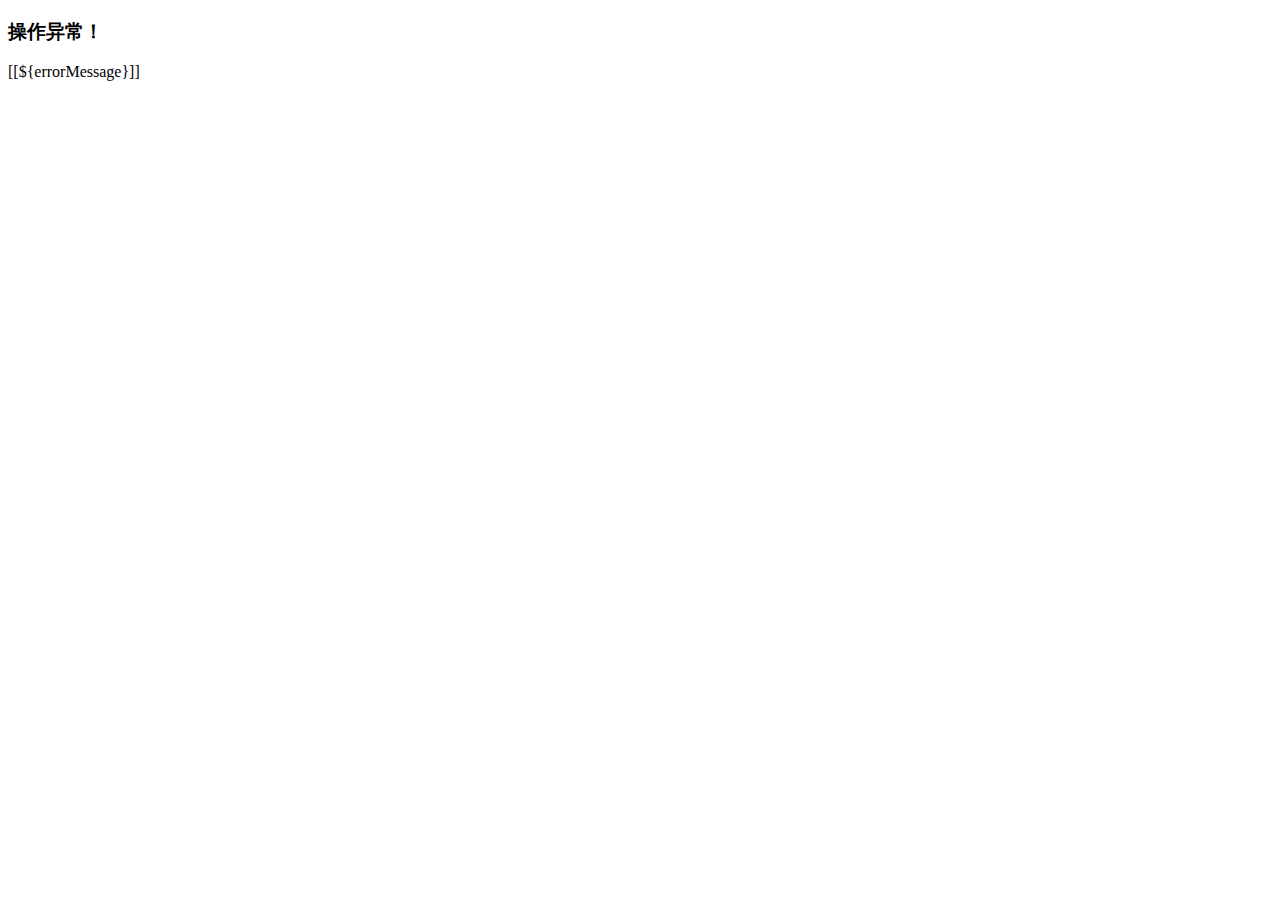
<file: zen-web/src/main/resources/templates/error/business.html>
<!DOCTYPE html>
<html lang="zh">
<head>
    <meta charset="utf-8">
    <meta name="viewport" content="width=device-width, initial-scale=1.0">
    <title>RuoYi - 403</title>
	<link th:href="@{/css/bootstrap.min.css}" rel="stylesheet"/>
    <link th:href="@{/css/animate.css}" rel="stylesheet"/>
    <link th:href="@{/css/style.css}" rel="stylesheet"/>
</head>
<body class="gray-bg">
    <div class="middle-box text-center animated fadeInDown">
        <h3 class="font-bold">操作异常！</h3>

        <div class="error-desc">
            [[${errorMessage}]]
        </div>
    </div>
</body>
</html>
</file>
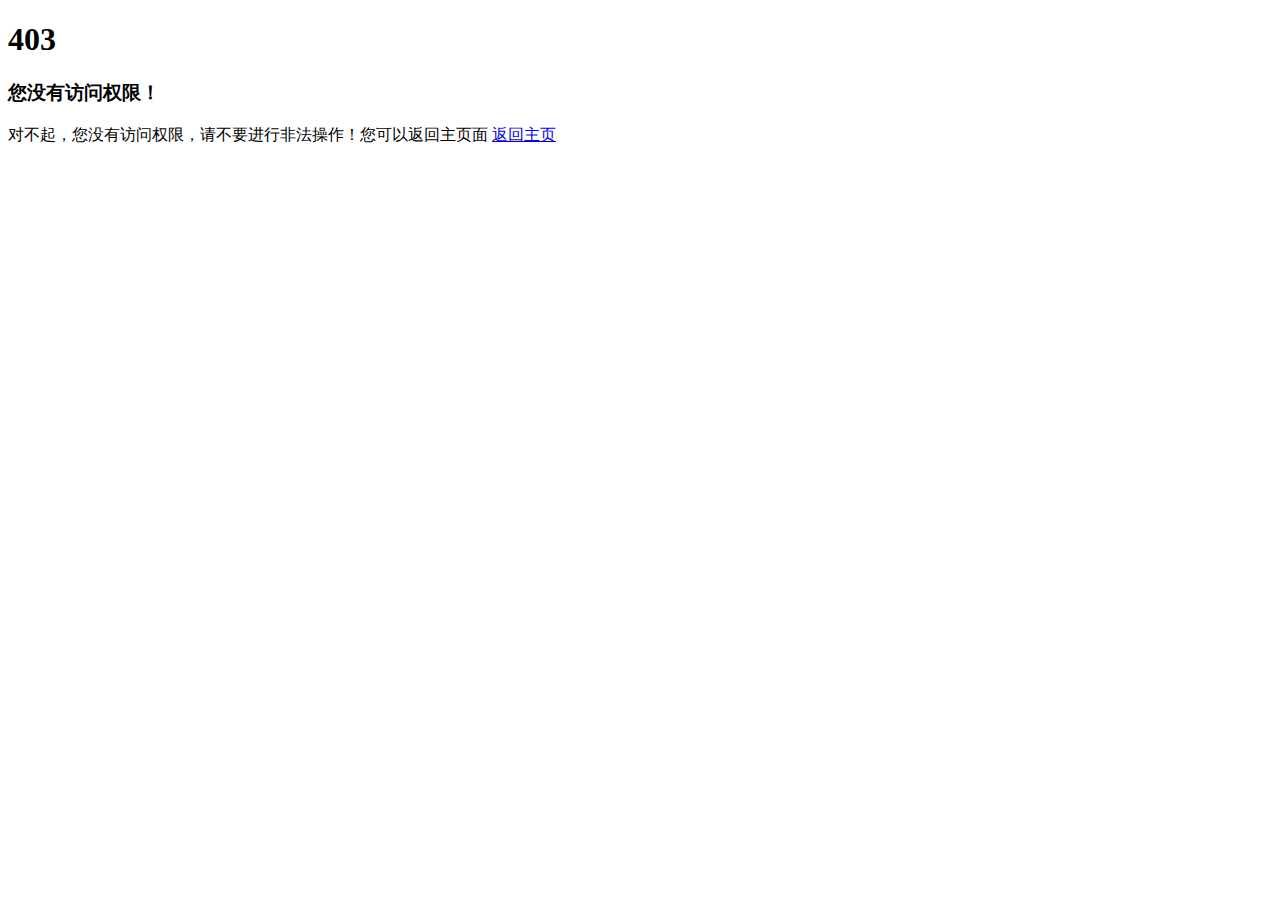
<file: zen-web/src/main/resources/templates/error/unauth.html>
<!DOCTYPE html>
<html lang="zh">
<head>
    <meta charset="utf-8">
    <meta name="viewport" content="width=device-width, initial-scale=1.0">
    <title>RuoYi - 403</title>
	<link th:href="@{/css/bootstrap.min.css}" rel="stylesheet"/>
    <link th:href="@{/css/animate.css}" rel="stylesheet"/>
    <link th:href="@{/css/style.css}" rel="stylesheet"/>
</head>
<body class="gray-bg">
    <div class="middle-box text-center animated fadeInDown">
        <h1>403</h1>
        <h3 class="font-bold">您没有访问权限！</h3>

        <div class="error-desc">
                                对不起，您没有访问权限，请不要进行非法操作！您可以返回主页面
            <a href="javascript:index()" class="btn btn-outline btn-primary btn-xs">返回主页</a>
        </div>
    </div>
    <script th:inline="javascript">
      var ctx = [[@{/}]];
      function index() {
          window.parent.frames.location.href = ctx + "index";
      }
    </script>
</body>
</html>
</file>
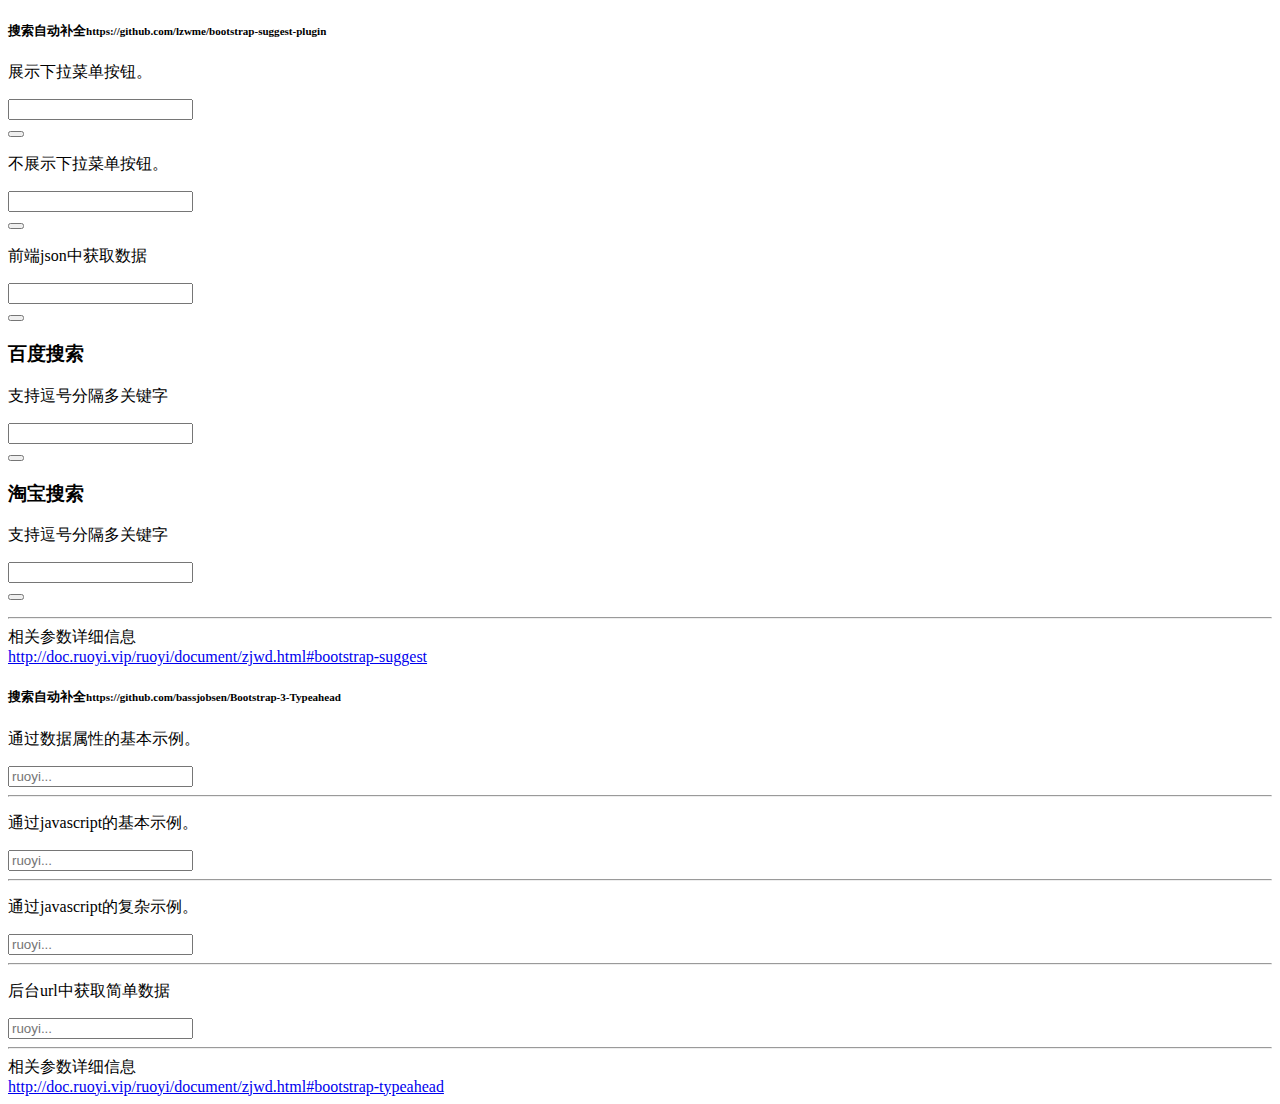
<file: zen-web/src/main/resources/templates/demo/form/autocomplete.html>
<!DOCTYPE html>
<html lang="zh">
<head>
	<th:block th:include="include :: header('搜索自动补全')" />
</head>
<body class="gray-bg">
      <div class="wrapper wrapper-content animated fadeInRight">
        <div class="row">
            <div class="col-sm-6">
                <div class="ibox float-e-margins">
                    <div class="ibox-title">
                        <h5>搜索自动补全<small>https://github.com/lzwme/bootstrap-suggest-plugin</small></h5>
                    </div>  
                    <div class="ibox-content">
                        <p>展示下拉菜单按钮。</p>
                        <div class="row">
                            <div class="col-lg-6">
                                <div class="input-group">
                                    <input type="text" class="form-control" id="suggest-demo-1">
                                    <div class="input-group-btn">
                                        <button type="button" class="btn btn-white dropdown-toggle" data-toggle="dropdown">
                                            <span class="caret"></span>
                                        </button>
                                        <ul class="dropdown-menu dropdown-menu-right" role="menu">
                                        </ul>
                                    </div>
                                </div>
                            </div>
                        </div>
                        
                        <p>不展示下拉菜单按钮。</p>
                        <div class="row">
                            <div class="col-lg-6">
                                <div class="input-group">
                                    <input type="text" class="form-control" id="suggest-demo-2">
                                    <div class="input-group-btn">
                                        <button type="button" class="btn btn-white dropdown-toggle" data-toggle="dropdown">
                                            <span class="caret"></span>
                                        </button>
                                        <ul class="dropdown-menu dropdown-menu-right" role="menu">
                                        </ul>
                                    </div>
                                </div>
                            </div>
                        </div>
                        
                        <p>前端json中获取数据</p>
                        <div class="row">
                            <div class="col-lg-6">
                                <div class="input-group">
                                    <input type="text" class="form-control" id="suggest-demo-3">
                                    <div class="input-group-btn">
                                        <button type="button" class="btn btn-white dropdown-toggle" data-toggle="dropdown">
                                            <span class="caret"></span>
                                        </button>
                                        <ul class="dropdown-menu dropdown-menu-right" role="menu">
                                        </ul>
                                    </div>
                                    <!-- /btn-group -->
                                </div>
                            </div>
                        </div>
                        
                        <h3>百度搜索</h3>
                        <p>支持逗号分隔多关键字</p>
                        <div class="row">
                            <div class="col-lg-6">
                                <div class="input-group" style="width: 300px;">
                                    <input type="text" class="form-control" id="baidu">
                                    <div class="input-group-btn">
                                        <button type="button" class="btn btn-white dropdown-toggle" data-toggle="dropdown">
                                            <span class="caret"></span>
                                        </button>
                                        <ul class="dropdown-menu dropdown-menu-right" role="menu">
                                        </ul>
                                    </div>
                                    <!-- /btn-group -->
                                </div>
                            </div>
                        </div>
                        
                        <h3>淘宝搜索</h3>
                        <p>支持逗号分隔多关键字</p>
                        <div class="row">
                            <div class="col-lg-6">
                                <div class="input-group" style="width: 400px;">
                                    <input type="text" class="form-control" id="taobao">
                                    <div class="input-group-btn">
                                        <button type="button" class="btn btn-white dropdown-toggle" data-toggle="dropdown">
                                            <span class="caret"></span>
                                        </button>
                                        <ul class="dropdown-menu dropdown-menu-right" role="menu">
                                        </ul>
                                    </div>
                                    <!-- /btn-group -->
                                </div>
                            </div>
                        </div>
                        <hr>
                        <div class="form-group">
                            <label class="font-noraml">相关参数详细信息</label>
                            <div><a href="http://doc.ruoyi.vip/ruoyi/document/zjwd.html#bootstrap-suggest" target="_blank">http://doc.ruoyi.vip/ruoyi/document/zjwd.html#bootstrap-suggest</a></div>
                        </div>
                    </div>
                </div>
            </div>
            
            <div class="col-sm-6">
                <div class="ibox float-e-margins">
                    <div class="ibox-title">
                        <h5>搜索自动补全<small>https://github.com/bassjobsen/Bootstrap-3-Typeahead</small></h5>
                    </div>  
                    <div class="ibox-content">
                        <p>通过数据属性的基本示例。</p>
                        <div class="row">
                            <div class="col-lg-6">
                           	    <input type="text" placeholder="ruoyi..." data-provide="typeahead" data-source='["ruoyi 1","ruoyi 2","ruoyi 3"]' class="form-control" />
                            </div>
                        </div>
                        <hr>
                        
                        <p>通过javascript的基本示例。</p>
                        <div class="row">
                            <div class="col-lg-6">
                                <input type="text" placeholder="ruoyi..." class="form-control" id="typeahead-demo-1"/>
                            </div>
                        </div>
                        
                        <hr>
                        <p>通过javascript的复杂示例。</p>
                        <div class="row">
                            <div class="col-lg-6">
                                <input type="text" placeholder="ruoyi..." class="form-control" id="typeahead-demo-2"/>
                            </div>
                        </div>
                        
                        <hr>
                        <p>后台url中获取简单数据</p>
                        <div class="row">
                            <div class="col-lg-6">
                                <input type="text" placeholder="ruoyi..." class="form-control" id="typeahead-demo-3"/>
                            </div>
                        </div>
                        
                        <hr>
                        <div class="form-group">
                            <label class="font-noraml">相关参数详细信息</label>
                            <div><a href="http://doc.ruoyi.vip/ruoyi/document/zjwd.html#bootstrap-typeahead" target="_blank">http://doc.ruoyi.vip/ruoyi/document/zjwd.html#bootstrap-typeahead</a></div>
                        </div>
                    </div>
                </div>
            </div>
        </div>
    </div>
    <th:block th:include="include :: footer" />
    <th:block th:include="include :: bootstrap-suggest-js" />
    <th:block th:include="include :: bootstrap-typeahead-js" />
    <script type="text/javascript">
        
	    var testBsSuggest = $("#suggest-demo-1").bsSuggest({
	        url: ctx + "demo/form/userModel",
	        idField: "userId",
	        keyField: "userName"
	    }).on('onDataRequestSuccess', function (e, result) {
	        console.log('onDataRequestSuccess: ', result);
	    }).on('onSetSelectValue', function (e, keyword) {
	        console.log('onSetSelectValue: ', keyword);
	    }).on('onUnsetSelectValue', function (e) {
	        console.log("onUnsetSelectValue");
	    });
	    
	    var testBsSuggest = $("#suggest-demo-2").bsSuggest({
	        url: ctx + "demo/form/userModel",
	        showBtn: false,
	        idField: "userId",
	        keyField: "userName"
	    }).on('onDataRequestSuccess', function (e, result) {
	        console.log('onDataRequestSuccess: ', result);
	    }).on('onSetSelectValue', function (e, keyword) {
	        console.log('onSetSelectValue: ', keyword);
	    }).on('onUnsetSelectValue', function (e) {
	        console.log("onUnsetSelectValue");
	    });
	
	    //data 数据中获取
	    var testdataBsSuggest = $("#suggest-demo-3").bsSuggest({
	        indexId: 1,
	        indexKey: 2,
	        data: {
	            'value': [
	                {
	                    'userId': '1',
	                    'userCode': '1000001',
	                    'userName': '测试1',
	                    'userPhone': '15888888888'
	                },
	                {
	                    'userId': '2',
	                    'userCode': '1000002',
	                    'userName': '测试2',
	                    'userPhone': '15888888888'
	                },
	                {
	                    'userId': '3',
	                    'userCode': '1000003',
	                    'userName': '测试3',
	                    'userPhone': '15888888888'
	                },
	                {
	                    'userId': '4',
	                    'userCode': '1000004',
	                    'userName': '测试4',
	                    'userPhone': '15888888888'
	                },
	                {
	                    'userId': '5',
	                    'userCode': '1000005',
	                    'userName': '测试5',
	                    'userPhone': '15888888888'
	                }
				],
	            'defaults': 'http://ruoyi.vip'
	        }
	    });
	    
	    //百度搜索测试
	    var baiduBsSuggest = $("#baidu").bsSuggest({
	        allowNoKeyword: false, //是否允许无关键字时请求数据
	        multiWord: true, //以分隔符号分割的多关键字支持
	        separator: ",", //多关键字支持时的分隔符，默认为空格
	        getDataMethod: "url", //获取数据的方式，总是从 URL 获取
	        url: 'http://unionsug.baidu.com/su?p=3&t=' + (new Date()).getTime() + '&wd=',
	        /*优先从url ajax 请求 json 帮助数据，注意最后一个参数为关键字请求参数*/
	        jsonp: 'cb',
	        /*如果从 url 获取数据，并且需要跨域，则该参数必须设置*/
	        processData: function (json) { // url 获取数据时，对数据的处理，作为 getData 的回调函数
	            var i, len, data = {
	                value: []
	            };
	            if (!json || !json.s || json.s.length === 0) {
	                return false;
	            }
	
	            console.log(json);
	            len = json.s.length;
	
	            jsonStr = "{'value':[";
	            for (i = 0; i < len; i++) {
	                data.value.push({
	                    word: json.s[i]
	                });
	            }
	            data.defaults = 'baidu';
	
	            //字符串转化为 js 对象
	            return data;
	        }
	    });
	    
	    //淘宝搜索建议测试
	    var taobaoBsSuggest = $("#taobao").bsSuggest({
	        indexId: 2, //data.value 的第几个数据，作为input输入框的内容
	        indexKey: 1, //data.value 的第几个数据，作为input输入框的内容
	        allowNoKeyword: false, //是否允许无关键字时请求数据
	        multiWord: true, //以分隔符号分割的多关键字支持
	        separator: ",", //多关键字支持时的分隔符，默认为空格
	        getDataMethod: "url", //获取数据的方式，总是从 URL 获取
	        effectiveFieldsAlias: {
	            Id: "序号",
	            Keyword: "关键字",
	            Count: "数量"
	        },
	        showHeader: true,
	        url: 'http://suggest.taobao.com/sug?code=utf-8&extras=1&q=',
	        /*优先从url ajax 请求 json 帮助数据，注意最后一个参数为关键字请求参数*/
	        jsonp: 'callback',
	        /*如果从 url 获取数据，并且需要跨域，则该参数必须设置*/
	        processData: function (json) { // url 获取数据时，对数据的处理，作为 getData 的回调函数
	            var i, len, data = {
	                value: []
	            };
	
	            if (!json || !json.result || json.result.length == 0) {
	                return false;
	            }
	
	            console.log(json);
	            len = json.result.length;
	
	            for (i = 0; i < len; i++) {
	                data.value.push({
	                    "Id": (i + 1),
	                    "Keyword": json.result[i][0],
	                    "Count": json.result[i][1]
	                });
	            }
	            console.log(data);
	            return data;
	        }
	    });
	    
	    $('#typeahead-demo-1').typeahead({
            source: ["ruoyi 1","ruoyi 2","ruoyi 3"]
        });
	    
	    $('#typeahead-demo-2').typeahead({
            source: [
                {"name": "Afghanistan", "code": "AF", "ccn0": "040"},
                {"name": "Land Islands", "code": "AX", "ccn0": "050"},
                {"name": "Albania", "code": "AL","ccn0": "060"},
                {"name": "Algeria", "code": "DZ","ccn0": "070"}
            ]
        });
	    
	    $.get(ctx + "demo/form/collection", function(data){
	    	$("#typeahead-demo-3").typeahead({
		        source: data.value
		    });
        },'json');
    </script>
</body>
</html>
</file>
